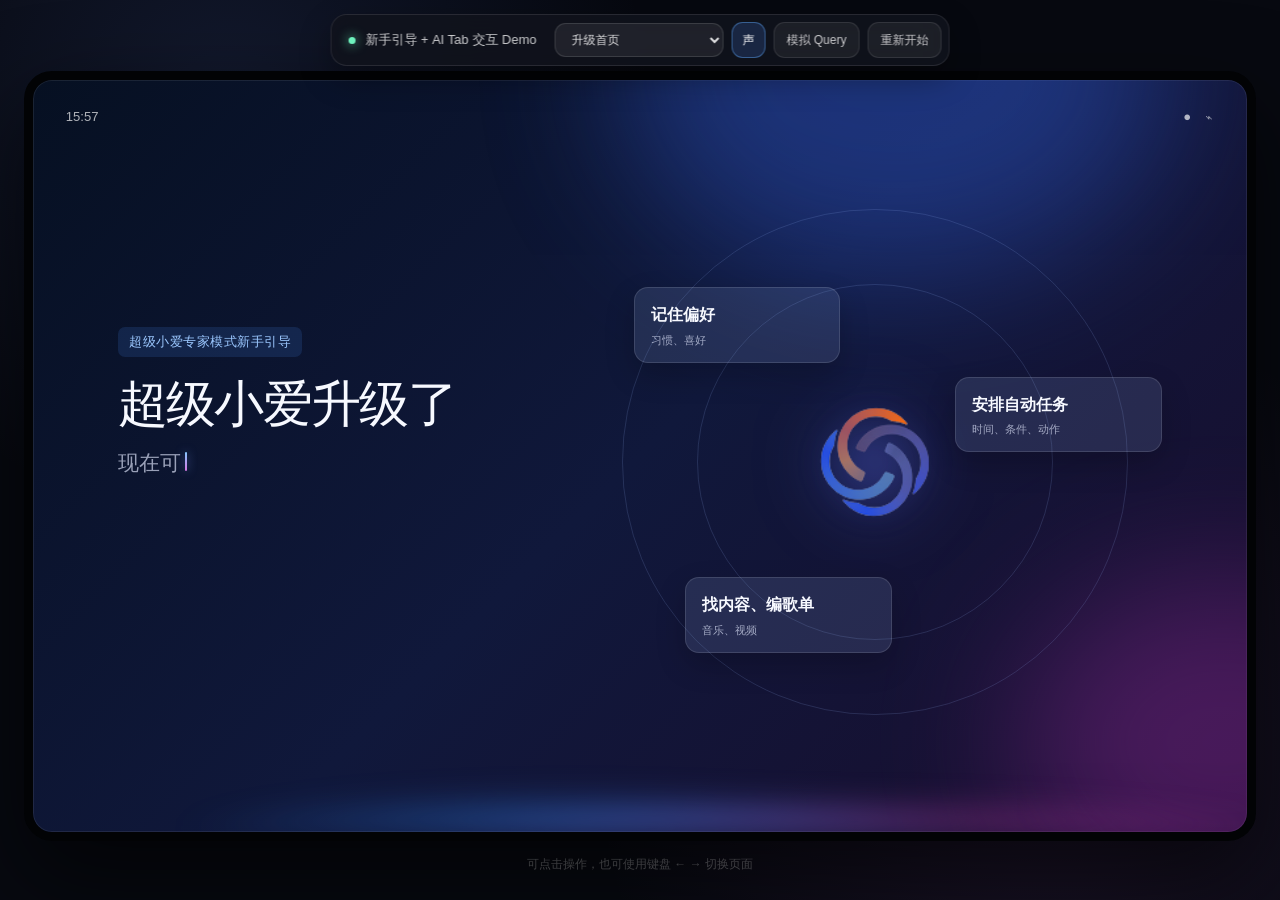
<file: index.html>
<!DOCTYPE html><html lang="zh-CN"><head><meta charSet="utf-8"/><meta name="viewport" content="width=device-width, initial-scale=1"/><link rel="preload" as="image" href="/xiaoai-super-logo-transparent.png"/><link rel="stylesheet" href="/_next/static/css/cca9cf0d537a31da.css" data-precedence="next"/><link rel="preload" as="script" fetchPriority="low" href="/_next/static/chunks/webpack-969020fe58bfab28.js"/><script src="/_next/static/chunks/aeb861af-b11e8b5823088ed3.js" async=""></script><script src="/_next/static/chunks/890-3cbc46e0885bb07c.js" async=""></script><script src="/_next/static/chunks/main-app-de2a3a8e8c1f1e58.js" async=""></script><script src="/_next/static/chunks/app/page-ec125f4d265f0441.js" async=""></script><title>超级小爱 AI Tab 交互 Demo</title><meta name="description" content="有屏音箱新手引导与 AI Tab 首页交互原型"/><script src="/_next/static/chunks/polyfills-42372ed130431b0a.js" noModule=""></script></head><body><div hidden=""><!--$--><!--/$--></div><main class="prototype-page"><div class="review-bar" aria-label="演示控制"><div class="review-title"><span class="live-dot"></span> 新手引导 + AI Tab 交互 Demo</div><select class="review-select" aria-label="快速切换演示页面"><option value="0" selected="">升级首页</option><option value="1">声纹引导</option><option value="2">能力 1 · 记忆</option><option value="3">能力 2 · 自动化</option><option value="4">能力 3 · 内容与歌单</option><option value="ai-tab">AI Tab</option></select><button class="icon-button active" aria-label="关闭 TTS">声</button><button class="review-chip " aria-pressed="false">模拟 Query</button><button class="review-chip">重新开始</button></div><section class="device" aria-label="Xiaomi 智能家庭屏 11 演示画面"><div class="ambient ambient-one"></div><div class="ambient ambient-two"></div><header class="system-bar"><span>15:57</span><span class="system-icons">●　⌁</span></header><section class="intro-screen screen-enter"><div class="intro-copy"><span class="eyebrow">超级小爱专家模式新手引导</span><h1 aria-label="超级小爱升级了"><i class="typewriter-cursor" aria-hidden="true"></i></h1><p aria-label="现在可以用更自然的话告诉我目标，我能记住偏好，也能帮你把事情安排好。"></p><div class="intro-actions"><button class="primary-button intro-action-reveal is-waiting" tabindex="-1" aria-hidden="true">开始引导</button></div></div><div class="intro-visual" aria-hidden="true"><div class="orbit orbit-one"></div><div class="orbit orbit-two"></div><div class="assistant-orb"><img src="/xiaoai-super-logo-transparent.png" alt="超级小爱"/></div><div class="orbit-card card-memory"><b>记住偏好</b><small>习惯、喜好</small></div><div class="orbit-card card-auto"><b>安排自动任务</b><small>时间、条件、动作</small></div><div class="orbit-card card-music"><b>找内容、编歌单</b><small>音乐、视频</small></div></div><button class="skip-link intro-action-reveal is-waiting" tabindex="-1" aria-hidden="true">跳过引导</button></section></section><p class="keyboard-tip">可点击操作，也可使用键盘 ← → 切换页面</p></main><!--$--><!--/$--><script src="/_next/static/chunks/webpack-969020fe58bfab28.js" id="_R_" async=""></script><script>(self.__next_f=self.__next_f||[]).push([0])</script><script>self.__next_f.push([1,"1:\"$Sreact.fragment\"\n2:I[1715,[],\"\"]\n3:I[7407,[],\"\"]\n4:I[7454,[],\"ClientPageRoot\"]\n5:I[2527,[\"974\",\"static/chunks/app/page-ec125f4d265f0441.js\"],\"default\"]\n8:I[9002,[],\"OutletBoundary\"]\n9:\"$Sreact.suspense\"\nb:I[9002,[],\"ViewportBoundary\"]\nd:I[9002,[],\"MetadataBoundary\"]\nf:I[4249,[],\"default\",1]\n:HL[\"/_next/static/css/cca9cf0d537a31da.css\",\"style\"]\n"])</script><script>self.__next_f.push([1,"0:{\"P\":null,\"c\":[\"\",\"\"],\"q\":\"\",\"i\":false,\"f\":[[[\"\",{\"children\":[\"__PAGE__\",{}]},\"$undefined\",\"$undefined\",16],[[\"$\",\"$1\",\"c\",{\"children\":[[[\"$\",\"link\",\"0\",{\"rel\":\"stylesheet\",\"href\":\"/_next/static/css/cca9cf0d537a31da.css\",\"precedence\":\"next\",\"crossOrigin\":\"$undefined\",\"nonce\":\"$undefined\"}]],[\"$\",\"html\",null,{\"lang\":\"zh-CN\",\"children\":[\"$\",\"body\",null,{\"children\":[\"$\",\"$L2\",null,{\"parallelRouterKey\":\"children\",\"error\":\"$undefined\",\"errorStyles\":\"$undefined\",\"errorScripts\":\"$undefined\",\"template\":[\"$\",\"$L3\",null,{}],\"templateStyles\":\"$undefined\",\"templateScripts\":\"$undefined\",\"notFound\":[[[\"$\",\"title\",null,{\"children\":\"404: This page could not be found.\"}],[\"$\",\"div\",null,{\"style\":{\"fontFamily\":\"system-ui,\\\"Segoe UI\\\",Roboto,Helvetica,Arial,sans-serif,\\\"Apple Color Emoji\\\",\\\"Segoe UI Emoji\\\"\",\"height\":\"100vh\",\"textAlign\":\"center\",\"display\":\"flex\",\"flexDirection\":\"column\",\"alignItems\":\"center\",\"justifyContent\":\"center\"},\"children\":[\"$\",\"div\",null,{\"children\":[[\"$\",\"style\",null,{\"dangerouslySetInnerHTML\":{\"__html\":\"body{color:#000;background:#fff;margin:0}.next-error-h1{border-right:1px solid rgba(0,0,0,.3)}@media (prefers-color-scheme:dark){body{color:#fff;background:#000}.next-error-h1{border-right:1px solid rgba(255,255,255,.3)}}\"}}],[\"$\",\"h1\",null,{\"className\":\"next-error-h1\",\"style\":{\"display\":\"inline-block\",\"margin\":\"0 20px 0 0\",\"padding\":\"0 23px 0 0\",\"fontSize\":24,\"fontWeight\":500,\"verticalAlign\":\"top\",\"lineHeight\":\"49px\"},\"children\":404}],[\"$\",\"div\",null,{\"style\":{\"display\":\"inline-block\"},\"children\":[\"$\",\"h2\",null,{\"style\":{\"fontSize\":14,\"fontWeight\":400,\"lineHeight\":\"49px\",\"margin\":0},\"children\":\"This page could not be found.\"}]}]]}]}]],[]],\"forbidden\":\"$undefined\",\"unauthorized\":\"$undefined\"}]}]}]]}],{\"children\":[[\"$\",\"$1\",\"c\",{\"children\":[[\"$\",\"$L4\",null,{\"Component\":\"$5\",\"serverProvidedParams\":{\"searchParams\":{},\"params\":{},\"promises\":[\"$@6\",\"$@7\"]}}],null,[\"$\",\"$L8\",null,{\"children\":[\"$\",\"$9\",null,{\"name\":\"Next.MetadataOutlet\",\"children\":\"$@a\"}]}]]}],{},null,false,null]},null,false,null],[\"$\",\"$1\",\"h\",{\"children\":[null,[\"$\",\"$Lb\",null,{\"children\":\"$Lc\"}],[\"$\",\"div\",null,{\"hidden\":true,\"children\":[\"$\",\"$Ld\",null,{\"children\":[\"$\",\"$9\",null,{\"name\":\"Next.Metadata\",\"children\":\"$Le\"}]}]}],null]}],false]],\"m\":\"$undefined\",\"G\":[\"$f\",[]],\"S\":true,\"h\":null,\"s\":\"$undefined\",\"l\":\"$undefined\",\"p\":\"$undefined\",\"d\":\"$undefined\",\"b\":\"-b1CIF_8kLaifLo79Y0VS\"}\n"])</script><script>self.__next_f.push([1,"6:{}\n7:\"$0:f:0:1:1:children:0:props:children:0:props:serverProvidedParams:params\"\n"])</script><script>self.__next_f.push([1,"c:[[\"$\",\"meta\",\"0\",{\"charSet\":\"utf-8\"}],[\"$\",\"meta\",\"1\",{\"name\":\"viewport\",\"content\":\"width=device-width, initial-scale=1\"}]]\n"])</script><script>self.__next_f.push([1,"a:null\ne:[[\"$\",\"title\",\"0\",{\"children\":\"超级小爱 AI Tab 交互 Demo\"}],[\"$\",\"meta\",\"1\",{\"name\":\"description\",\"content\":\"有屏音箱新手引导与 AI Tab 首页交互原型\"}]]\n"])</script></body></html>
</file>
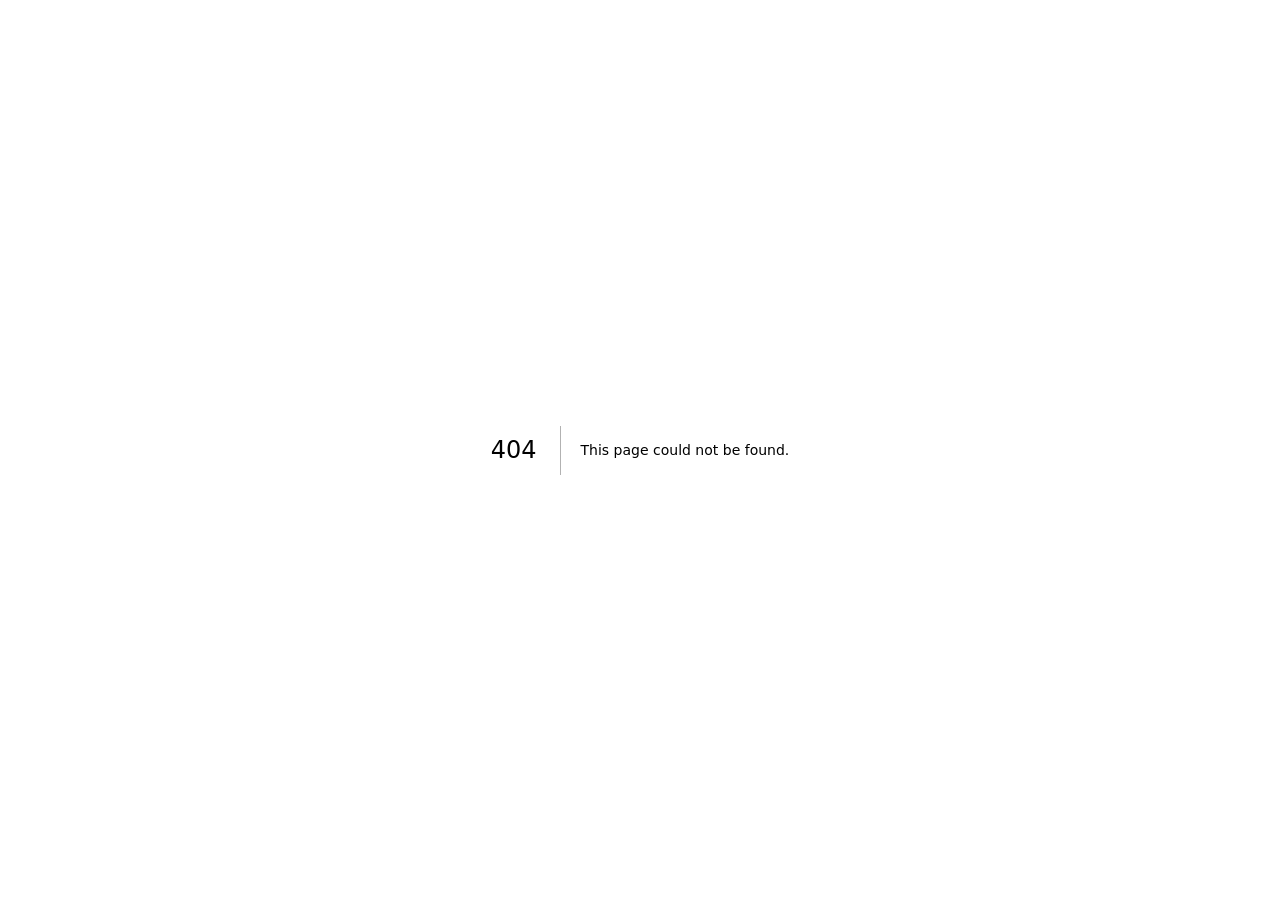
<file: 404/index.html>
<!DOCTYPE html><html lang="zh-CN"><head><meta charSet="utf-8"/><meta name="viewport" content="width=device-width, initial-scale=1"/><link rel="stylesheet" href="/_next/static/css/cca9cf0d537a31da.css" data-precedence="next"/><link rel="preload" as="script" fetchPriority="low" href="/_next/static/chunks/webpack-969020fe58bfab28.js"/><script src="/_next/static/chunks/aeb861af-b11e8b5823088ed3.js" async=""></script><script src="/_next/static/chunks/890-3cbc46e0885bb07c.js" async=""></script><script src="/_next/static/chunks/main-app-de2a3a8e8c1f1e58.js" async=""></script><meta name="robots" content="noindex"/><title>404: This page could not be found.</title><title>超级小爱 AI Tab 交互 Demo</title><meta name="description" content="有屏音箱新手引导与 AI Tab 首页交互原型"/><script src="/_next/static/chunks/polyfills-42372ed130431b0a.js" noModule=""></script></head><body><div hidden=""><!--$--><!--/$--></div><div style="font-family:system-ui,&quot;Segoe UI&quot;,Roboto,Helvetica,Arial,sans-serif,&quot;Apple Color Emoji&quot;,&quot;Segoe UI Emoji&quot;;height:100vh;text-align:center;display:flex;flex-direction:column;align-items:center;justify-content:center"><div><style>body{color:#000;background:#fff;margin:0}.next-error-h1{border-right:1px solid rgba(0,0,0,.3)}@media (prefers-color-scheme:dark){body{color:#fff;background:#000}.next-error-h1{border-right:1px solid rgba(255,255,255,.3)}}</style><h1 class="next-error-h1" style="display:inline-block;margin:0 20px 0 0;padding:0 23px 0 0;font-size:24px;font-weight:500;vertical-align:top;line-height:49px">404</h1><div style="display:inline-block"><h2 style="font-size:14px;font-weight:400;line-height:49px;margin:0">This page could not be found.</h2></div></div></div><!--$--><!--/$--><script src="/_next/static/chunks/webpack-969020fe58bfab28.js" id="_R_" async=""></script><script>(self.__next_f=self.__next_f||[]).push([0])</script><script>self.__next_f.push([1,"1:\"$Sreact.fragment\"\n2:I[1715,[],\"\"]\n3:I[7407,[],\"\"]\n4:I[9002,[],\"OutletBoundary\"]\n5:\"$Sreact.suspense\"\n8:I[9002,[],\"ViewportBoundary\"]\na:I[9002,[],\"MetadataBoundary\"]\nc:I[4249,[],\"default\",1]\n:HL[\"/_next/static/css/cca9cf0d537a31da.css\",\"style\"]\n"])</script><script>self.__next_f.push([1,"0:{\"P\":null,\"c\":[\"\",\"_not-found\",\"\"],\"q\":\"\",\"i\":false,\"f\":[[[\"\",{\"children\":[\"_not-found\",{\"children\":[\"__PAGE__\",{}]}]},\"$undefined\",\"$undefined\",16],[[\"$\",\"$1\",\"c\",{\"children\":[[[\"$\",\"link\",\"0\",{\"rel\":\"stylesheet\",\"href\":\"/_next/static/css/cca9cf0d537a31da.css\",\"precedence\":\"next\",\"crossOrigin\":\"$undefined\",\"nonce\":\"$undefined\"}]],[\"$\",\"html\",null,{\"lang\":\"zh-CN\",\"children\":[\"$\",\"body\",null,{\"children\":[\"$\",\"$L2\",null,{\"parallelRouterKey\":\"children\",\"error\":\"$undefined\",\"errorStyles\":\"$undefined\",\"errorScripts\":\"$undefined\",\"template\":[\"$\",\"$L3\",null,{}],\"templateStyles\":\"$undefined\",\"templateScripts\":\"$undefined\",\"notFound\":\"$undefined\",\"forbidden\":\"$undefined\",\"unauthorized\":\"$undefined\"}]}]}]]}],{\"children\":[[\"$\",\"$1\",\"c\",{\"children\":[null,[\"$\",\"$L2\",null,{\"parallelRouterKey\":\"children\",\"error\":\"$undefined\",\"errorStyles\":\"$undefined\",\"errorScripts\":\"$undefined\",\"template\":[\"$\",\"$L3\",null,{}],\"templateStyles\":\"$undefined\",\"templateScripts\":\"$undefined\",\"notFound\":\"$undefined\",\"forbidden\":\"$undefined\",\"unauthorized\":\"$undefined\"}]]}],{\"children\":[[\"$\",\"$1\",\"c\",{\"children\":[[[\"$\",\"title\",null,{\"children\":\"404: This page could not be found.\"}],[\"$\",\"div\",null,{\"style\":{\"fontFamily\":\"system-ui,\\\"Segoe UI\\\",Roboto,Helvetica,Arial,sans-serif,\\\"Apple Color Emoji\\\",\\\"Segoe UI Emoji\\\"\",\"height\":\"100vh\",\"textAlign\":\"center\",\"display\":\"flex\",\"flexDirection\":\"column\",\"alignItems\":\"center\",\"justifyContent\":\"center\"},\"children\":[\"$\",\"div\",null,{\"children\":[[\"$\",\"style\",null,{\"dangerouslySetInnerHTML\":{\"__html\":\"body{color:#000;background:#fff;margin:0}.next-error-h1{border-right:1px solid rgba(0,0,0,.3)}@media (prefers-color-scheme:dark){body{color:#fff;background:#000}.next-error-h1{border-right:1px solid rgba(255,255,255,.3)}}\"}}],[\"$\",\"h1\",null,{\"className\":\"next-error-h1\",\"style\":{\"display\":\"inline-block\",\"margin\":\"0 20px 0 0\",\"padding\":\"0 23px 0 0\",\"fontSize\":24,\"fontWeight\":500,\"verticalAlign\":\"top\",\"lineHeight\":\"49px\"},\"children\":404}],[\"$\",\"div\",null,{\"style\":{\"display\":\"inline-block\"},\"children\":[\"$\",\"h2\",null,{\"style\":{\"fontSize\":14,\"fontWeight\":400,\"lineHeight\":\"49px\",\"margin\":0},\"children\":\"This page could not be found.\"}]}]]}]}]],null,[\"$\",\"$L4\",null,{\"children\":[\"$\",\"$5\",null,{\"name\":\"Next.MetadataOutlet\",\"children\":\"$@6\"}]}]]}],{},null,false,null]},null,false,\"$@7\"]},null,false,null],[\"$\",\"$1\",\"h\",{\"children\":[[\"$\",\"meta\",null,{\"name\":\"robots\",\"content\":\"noindex\"}],[\"$\",\"$L8\",null,{\"children\":\"$L9\"}],[\"$\",\"div\",null,{\"hidden\":true,\"children\":[\"$\",\"$La\",null,{\"children\":[\"$\",\"$5\",null,{\"name\":\"Next.Metadata\",\"children\":\"$Lb\"}]}]}],null]}],false]],\"m\":\"$undefined\",\"G\":[\"$c\",[]],\"S\":true,\"h\":null,\"s\":\"$undefined\",\"l\":\"$undefined\",\"p\":\"$undefined\",\"d\":\"$undefined\",\"b\":\"-b1CIF_8kLaifLo79Y0VS\"}\n"])</script><script>self.__next_f.push([1,"d:[]\n7:\"$Wd\"\n"])</script><script>self.__next_f.push([1,"9:[[\"$\",\"meta\",\"0\",{\"charSet\":\"utf-8\"}],[\"$\",\"meta\",\"1\",{\"name\":\"viewport\",\"content\":\"width=device-width, initial-scale=1\"}]]\n"])</script><script>self.__next_f.push([1,"6:null\nb:[[\"$\",\"title\",\"0\",{\"children\":\"超级小爱 AI Tab 交互 Demo\"}],[\"$\",\"meta\",\"1\",{\"name\":\"description\",\"content\":\"有屏音箱新手引导与 AI Tab 首页交互原型\"}]]\n"])</script></body></html>
</file>
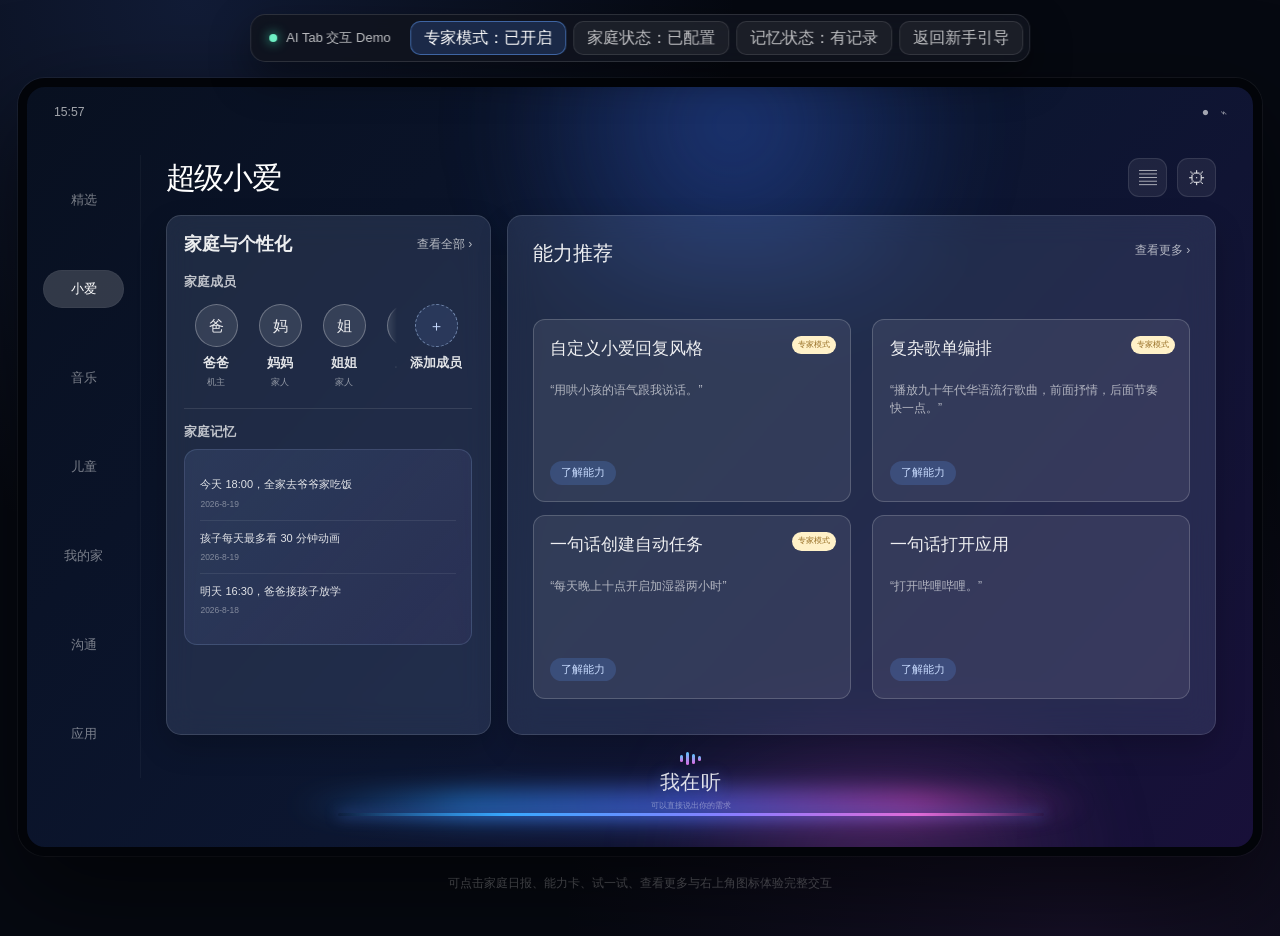
<file: ai-tab/index.html>
<!DOCTYPE html><html lang="zh-CN"><head><meta charSet="utf-8"/><meta name="viewport" content="width=device-width, initial-scale=1"/><link rel="stylesheet" href="/_next/static/css/cca9cf0d537a31da.css" data-precedence="next"/><link rel="preload" as="script" fetchPriority="low" href="/_next/static/chunks/webpack-969020fe58bfab28.js"/><script src="/_next/static/chunks/aeb861af-b11e8b5823088ed3.js" async=""></script><script src="/_next/static/chunks/890-3cbc46e0885bb07c.js" async=""></script><script src="/_next/static/chunks/main-app-de2a3a8e8c1f1e58.js" async=""></script><script src="/_next/static/chunks/823-8d8fc659657c251b.js" async=""></script><script src="/_next/static/chunks/app/ai-tab/page-6777ff4e3e598f37.js" async=""></script><title>超级小爱 AI Tab 交互 Demo</title><meta name="description" content="有屏音箱新手引导与 AI Tab 首页交互原型"/><script src="/_next/static/chunks/polyfills-42372ed130431b0a.js" noModule=""></script></head><body><div hidden=""><!--$--><!--/$--></div><main class="xai-page"><div class="xai-review-bar" aria-label="AI Tab 演示控制"><div class="xai-review-title"><span></span>AI Tab 交互 Demo</div><button class="active">专家模式：<!-- -->已开启</button><button class="">家庭状态：<!-- -->已配置</button><button class="">记忆状态：<!-- -->有记录</button><button>返回新手引导</button></div><section class="xai-device" aria-label="小爱 AI Tab 首页原型"><div class="xai-bg-glow one"></div><div class="xai-bg-glow two"></div><div class="xai-status"><span>15:57</span><span>●　⌁</span></div><aside class="xai-nav" aria-label="系统导航"><button class="">精选</button><button class="active">小爱</button><button class="">音乐</button><button class="">儿童</button><button class="">我的家</button><button class="">沟通</button><button class="">应用</button></aside><section class="xai-stage"><header class="xai-header"><h1>超级小爱</h1><div><button aria-label="进入全屏对话">▤</button><button aria-label="打开设置">⚙</button></div></header><div class="xai-home-grid"><section class="xai-family-stack"><article class="xai-panel xai-family-combined"><header><div><b>家庭与个性化</b></div><button>查看全部 ›</button></header><section class="xai-combined-members"><h3>家庭成员</h3><div class="xai-home-members"><div class="xai-home-member-scroll is-start" aria-label="家人，可横向滑动查看更多"><button><i>爸</i><b>爸爸</b><small>机主</small></button><button><i>妈</i><b>妈妈</b><small>家人</small></button><button><i>姐</i><b>姐姐</b><small>家人</small></button><button><i>弟</i><b>弟弟</b><small>家人</small></button></div><button class="add"><i>＋</i><b>添加成员</b></button></div></section><section class="xai-combined-memory"><header><h3>家庭记忆</h3></header><div class="xai-memory-feed-home" role="button" tabindex="0" aria-label="查看全部家庭共享记忆"><article><b>今天 18:00，全家去爷爷家吃饭</b><small>2026-8-19</small></article><article><b>孩子每天最多看 30 分钟动画</b><small>2026-8-19</small></article><article><b>明天 16:30，爸爸接孩子放学</b><small>2026-8-18</small></article></div></section></article></section><section class="xai-panel xai-abilities-panel"><header><div><h2>能力推荐</h2></div><button>查看更多 ›</button></header><div class="xai-ability-grid"><article class="xai-ability-card" role="button" tabindex="0"><div class="xai-ability-meta"><span>专家模式</span></div><h3>自定义小爱回复风格</h3><p>“<!-- -->用哄小孩的语气跟我说话。<!-- -->”</p><button>了解能力</button></article><article class="xai-ability-card" role="button" tabindex="0"><div class="xai-ability-meta"><span>专家模式</span></div><h3>复杂歌单编排</h3><p>“<!-- -->播放九十年代华语流行歌曲，前面抒情，后面节奏快一点。<!-- -->”</p><button>了解能力</button></article><article class="xai-ability-card" role="button" tabindex="0"><div class="xai-ability-meta"><span>专家模式</span></div><h3>一句话创建自动任务</h3><p>“<!-- -->每天晚上十点开启加湿器两小时<!-- -->”</p><button>了解能力</button></article><article class="xai-ability-card" role="button" tabindex="0"><div class="xai-ability-meta"></div><h3>一句话打开应用</h3><p>“<!-- -->打开哔哩哔哩。<!-- -->”</p><button>了解能力</button></article></div></section></div><div class="xai-listening"><span><i></i><i></i><i></i><i></i></span><b>我在听</b><small>可以直接说出你的需求</small></div></section></section><p class="xai-tip">可点击家庭日报、能力卡、试一试、查看更多与右上角图标体验完整交互</p></main><!--$--><!--/$--><script src="/_next/static/chunks/webpack-969020fe58bfab28.js" id="_R_" async=""></script><script>(self.__next_f=self.__next_f||[]).push([0])</script><script>self.__next_f.push([1,"1:\"$Sreact.fragment\"\n2:I[1715,[],\"\"]\n3:I[7407,[],\"\"]\n4:I[7454,[],\"ClientPageRoot\"]\n5:I[4236,[\"823\",\"static/chunks/823-8d8fc659657c251b.js\",\"875\",\"static/chunks/app/ai-tab/page-6777ff4e3e598f37.js\"],\"default\"]\n8:I[9002,[],\"OutletBoundary\"]\n9:\"$Sreact.suspense\"\nc:I[9002,[],\"ViewportBoundary\"]\ne:I[9002,[],\"MetadataBoundary\"]\n10:I[4249,[],\"default\",1]\n:HL[\"/_next/static/css/cca9cf0d537a31da.css\",\"style\"]\n"])</script><script>self.__next_f.push([1,"0:{\"P\":null,\"c\":[\"\",\"ai-tab\",\"\"],\"q\":\"\",\"i\":false,\"f\":[[[\"\",{\"children\":[\"ai-tab\",{\"children\":[\"__PAGE__\",{}]}]},\"$undefined\",\"$undefined\",16],[[\"$\",\"$1\",\"c\",{\"children\":[[[\"$\",\"link\",\"0\",{\"rel\":\"stylesheet\",\"href\":\"/_next/static/css/cca9cf0d537a31da.css\",\"precedence\":\"next\",\"crossOrigin\":\"$undefined\",\"nonce\":\"$undefined\"}]],[\"$\",\"html\",null,{\"lang\":\"zh-CN\",\"children\":[\"$\",\"body\",null,{\"children\":[\"$\",\"$L2\",null,{\"parallelRouterKey\":\"children\",\"error\":\"$undefined\",\"errorStyles\":\"$undefined\",\"errorScripts\":\"$undefined\",\"template\":[\"$\",\"$L3\",null,{}],\"templateStyles\":\"$undefined\",\"templateScripts\":\"$undefined\",\"notFound\":[[[\"$\",\"title\",null,{\"children\":\"404: This page could not be found.\"}],[\"$\",\"div\",null,{\"style\":{\"fontFamily\":\"system-ui,\\\"Segoe UI\\\",Roboto,Helvetica,Arial,sans-serif,\\\"Apple Color Emoji\\\",\\\"Segoe UI Emoji\\\"\",\"height\":\"100vh\",\"textAlign\":\"center\",\"display\":\"flex\",\"flexDirection\":\"column\",\"alignItems\":\"center\",\"justifyContent\":\"center\"},\"children\":[\"$\",\"div\",null,{\"children\":[[\"$\",\"style\",null,{\"dangerouslySetInnerHTML\":{\"__html\":\"body{color:#000;background:#fff;margin:0}.next-error-h1{border-right:1px solid rgba(0,0,0,.3)}@media (prefers-color-scheme:dark){body{color:#fff;background:#000}.next-error-h1{border-right:1px solid rgba(255,255,255,.3)}}\"}}],[\"$\",\"h1\",null,{\"className\":\"next-error-h1\",\"style\":{\"display\":\"inline-block\",\"margin\":\"0 20px 0 0\",\"padding\":\"0 23px 0 0\",\"fontSize\":24,\"fontWeight\":500,\"verticalAlign\":\"top\",\"lineHeight\":\"49px\"},\"children\":404}],[\"$\",\"div\",null,{\"style\":{\"display\":\"inline-block\"},\"children\":[\"$\",\"h2\",null,{\"style\":{\"fontSize\":14,\"fontWeight\":400,\"lineHeight\":\"49px\",\"margin\":0},\"children\":\"This page could not be found.\"}]}]]}]}]],[]],\"forbidden\":\"$undefined\",\"unauthorized\":\"$undefined\"}]}]}]]}],{\"children\":[[\"$\",\"$1\",\"c\",{\"children\":[null,[\"$\",\"$L2\",null,{\"parallelRouterKey\":\"children\",\"error\":\"$undefined\",\"errorStyles\":\"$undefined\",\"errorScripts\":\"$undefined\",\"template\":[\"$\",\"$L3\",null,{}],\"templateStyles\":\"$undefined\",\"templateScripts\":\"$undefined\",\"notFound\":\"$undefined\",\"forbidden\":\"$undefined\",\"unauthorized\":\"$undefined\"}]]}],{\"children\":[[\"$\",\"$1\",\"c\",{\"children\":[[\"$\",\"$L4\",null,{\"Component\":\"$5\",\"serverProvidedParams\":{\"searchParams\":{},\"params\":{},\"promises\":[\"$@6\",\"$@7\"]}}],null,[\"$\",\"$L8\",null,{\"children\":[\"$\",\"$9\",null,{\"name\":\"Next.MetadataOutlet\",\"children\":\"$@a\"}]}]]}],{},null,false,null]},null,false,\"$@b\"]},null,false,null],[\"$\",\"$1\",\"h\",{\"children\":[null,[\"$\",\"$Lc\",null,{\"children\":\"$Ld\"}],[\"$\",\"div\",null,{\"hidden\":true,\"children\":[\"$\",\"$Le\",null,{\"children\":[\"$\",\"$9\",null,{\"name\":\"Next.Metadata\",\"children\":\"$Lf\"}]}]}],null]}],false]],\"m\":\"$undefined\",\"G\":[\"$10\",[]],\"S\":true,\"h\":null,\"s\":\"$undefined\",\"l\":\"$undefined\",\"p\":\"$undefined\",\"d\":\"$undefined\",\"b\":\"-b1CIF_8kLaifLo79Y0VS\"}\n"])</script><script>self.__next_f.push([1,"11:[]\nb:\"$W11\"\n6:{}\n7:\"$0:f:0:1:1:children:1:children:0:props:children:0:props:serverProvidedParams:params\"\n"])</script><script>self.__next_f.push([1,"d:[[\"$\",\"meta\",\"0\",{\"charSet\":\"utf-8\"}],[\"$\",\"meta\",\"1\",{\"name\":\"viewport\",\"content\":\"width=device-width, initial-scale=1\"}]]\n"])</script><script>self.__next_f.push([1,"a:null\nf:[[\"$\",\"title\",\"0\",{\"children\":\"超级小爱 AI Tab 交互 Demo\"}],[\"$\",\"meta\",\"1\",{\"name\":\"description\",\"content\":\"有屏音箱新手引导与 AI Tab 首页交互原型\"}]]\n"])</script></body></html>
</file>
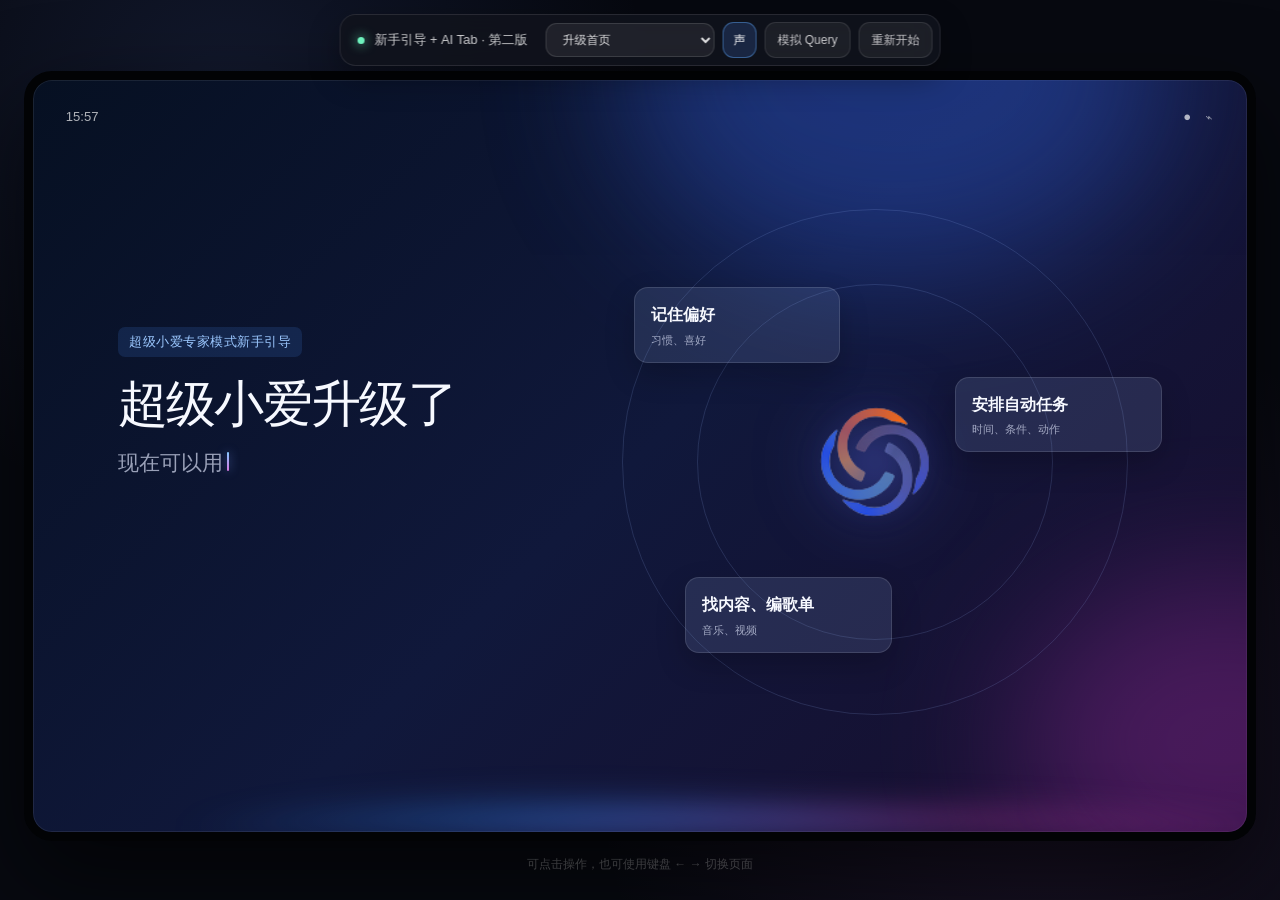
<file: v2/index.html>
<!DOCTYPE html><html lang="zh-CN"><head><meta charSet="utf-8"/><meta name="viewport" content="width=device-width, initial-scale=1"/><link rel="preload" as="image" href="/v2/xiaoai-super-logo-transparent.png"/><link rel="stylesheet" href="/v2/_next/static/css/11327eb7f1ce15a7.css" data-precedence="next"/><link rel="preload" as="script" fetchPriority="low" href="/v2/_next/static/chunks/webpack-67ad089961168e61.js"/><script src="/v2/_next/static/chunks/aeb861af-b11e8b5823088ed3.js" async=""></script><script src="/v2/_next/static/chunks/890-f601e355860a7d0b.js" async=""></script><script src="/v2/_next/static/chunks/main-app-de2a3a8e8c1f1e58.js" async=""></script><script src="/v2/_next/static/chunks/app/page-a4ca042cd2bff71b.js" async=""></script><title>超级小爱 Demo · 第二版</title><meta name="description" content="有屏音箱新手引导与 AI Tab 首页交互原型"/><script src="/v2/_next/static/chunks/polyfills-42372ed130431b0a.js" noModule=""></script></head><body><div hidden=""><!--$--><!--/$--></div><main class="prototype-page"><div class="review-bar" aria-label="演示控制"><div class="review-title"><span class="live-dot"></span> 新手引导 + AI Tab · 第二版</div><select class="review-select" aria-label="快速切换演示页面"><option value="0" selected="">升级首页</option><option value="1">声纹引导</option><option value="2">能力 1 · 记忆</option><option value="3">能力 2 · 自动化</option><option value="4">能力 3 · 内容与歌单</option><option value="ai-tab">AI Tab</option></select><button class="icon-button active" aria-label="关闭 TTS">声</button><button class="review-chip " aria-pressed="false">模拟 Query</button><button class="review-chip">重新开始</button></div><section class="device" aria-label="Xiaomi 智能家庭屏 11 演示画面"><div class="ambient ambient-one"></div><div class="ambient ambient-two"></div><header class="system-bar"><span>15:57</span><span class="system-icons">●　⌁</span></header><section class="intro-screen screen-enter"><div class="intro-copy"><span class="eyebrow">超级小爱专家模式新手引导</span><h1 aria-label="超级小爱升级了"><i class="typewriter-cursor" aria-hidden="true"></i></h1><p aria-label="现在可以用更自然的话告诉我目标，我能记住偏好，也能帮你把事情安排好。"></p><div class="intro-actions"><button class="primary-button intro-action-reveal is-waiting" tabindex="-1" aria-hidden="true">开始引导</button></div></div><div class="intro-visual" aria-hidden="true"><div class="orbit orbit-one"></div><div class="orbit orbit-two"></div><div class="assistant-orb"><img src="/v2/xiaoai-super-logo-transparent.png" alt="超级小爱"/></div><div class="orbit-card card-memory"><b>记住偏好</b><small>习惯、喜好</small></div><div class="orbit-card card-auto"><b>安排自动任务</b><small>时间、条件、动作</small></div><div class="orbit-card card-music"><b>找内容、编歌单</b><small>音乐、视频</small></div></div><button class="skip-link intro-action-reveal is-waiting" tabindex="-1" aria-hidden="true">跳过引导</button></section></section><p class="keyboard-tip">可点击操作，也可使用键盘 ← → 切换页面</p></main><!--$--><!--/$--><script src="/v2/_next/static/chunks/webpack-67ad089961168e61.js" id="_R_" async=""></script><script>(self.__next_f=self.__next_f||[]).push([0])</script><script>self.__next_f.push([1,"1:\"$Sreact.fragment\"\n2:I[1715,[],\"\"]\n3:I[7407,[],\"\"]\n4:I[7454,[],\"ClientPageRoot\"]\n5:I[2527,[\"974\",\"static/chunks/app/page-a4ca042cd2bff71b.js\"],\"default\"]\n8:I[9002,[],\"OutletBoundary\"]\n9:\"$Sreact.suspense\"\nb:I[9002,[],\"ViewportBoundary\"]\nd:I[9002,[],\"MetadataBoundary\"]\nf:I[4249,[],\"default\",1]\n:HL[\"/v2/_next/static/css/11327eb7f1ce15a7.css\",\"style\"]\n"])</script><script>self.__next_f.push([1,"0:{\"P\":null,\"c\":[\"\",\"\"],\"q\":\"\",\"i\":false,\"f\":[[[\"\",{\"children\":[\"__PAGE__\",{}]},\"$undefined\",\"$undefined\",16],[[\"$\",\"$1\",\"c\",{\"children\":[[[\"$\",\"link\",\"0\",{\"rel\":\"stylesheet\",\"href\":\"/v2/_next/static/css/11327eb7f1ce15a7.css\",\"precedence\":\"next\",\"crossOrigin\":\"$undefined\",\"nonce\":\"$undefined\"}]],[\"$\",\"html\",null,{\"lang\":\"zh-CN\",\"children\":[\"$\",\"body\",null,{\"children\":[\"$\",\"$L2\",null,{\"parallelRouterKey\":\"children\",\"error\":\"$undefined\",\"errorStyles\":\"$undefined\",\"errorScripts\":\"$undefined\",\"template\":[\"$\",\"$L3\",null,{}],\"templateStyles\":\"$undefined\",\"templateScripts\":\"$undefined\",\"notFound\":[[[\"$\",\"title\",null,{\"children\":\"404: This page could not be found.\"}],[\"$\",\"div\",null,{\"style\":{\"fontFamily\":\"system-ui,\\\"Segoe UI\\\",Roboto,Helvetica,Arial,sans-serif,\\\"Apple Color Emoji\\\",\\\"Segoe UI Emoji\\\"\",\"height\":\"100vh\",\"textAlign\":\"center\",\"display\":\"flex\",\"flexDirection\":\"column\",\"alignItems\":\"center\",\"justifyContent\":\"center\"},\"children\":[\"$\",\"div\",null,{\"children\":[[\"$\",\"style\",null,{\"dangerouslySetInnerHTML\":{\"__html\":\"body{color:#000;background:#fff;margin:0}.next-error-h1{border-right:1px solid rgba(0,0,0,.3)}@media (prefers-color-scheme:dark){body{color:#fff;background:#000}.next-error-h1{border-right:1px solid rgba(255,255,255,.3)}}\"}}],[\"$\",\"h1\",null,{\"className\":\"next-error-h1\",\"style\":{\"display\":\"inline-block\",\"margin\":\"0 20px 0 0\",\"padding\":\"0 23px 0 0\",\"fontSize\":24,\"fontWeight\":500,\"verticalAlign\":\"top\",\"lineHeight\":\"49px\"},\"children\":404}],[\"$\",\"div\",null,{\"style\":{\"display\":\"inline-block\"},\"children\":[\"$\",\"h2\",null,{\"style\":{\"fontSize\":14,\"fontWeight\":400,\"lineHeight\":\"49px\",\"margin\":0},\"children\":\"This page could not be found.\"}]}]]}]}]],[]],\"forbidden\":\"$undefined\",\"unauthorized\":\"$undefined\"}]}]}]]}],{\"children\":[[\"$\",\"$1\",\"c\",{\"children\":[[\"$\",\"$L4\",null,{\"Component\":\"$5\",\"serverProvidedParams\":{\"searchParams\":{},\"params\":{},\"promises\":[\"$@6\",\"$@7\"]}}],null,[\"$\",\"$L8\",null,{\"children\":[\"$\",\"$9\",null,{\"name\":\"Next.MetadataOutlet\",\"children\":\"$@a\"}]}]]}],{},null,false,null]},null,false,null],[\"$\",\"$1\",\"h\",{\"children\":[null,[\"$\",\"$Lb\",null,{\"children\":\"$Lc\"}],[\"$\",\"div\",null,{\"hidden\":true,\"children\":[\"$\",\"$Ld\",null,{\"children\":[\"$\",\"$9\",null,{\"name\":\"Next.Metadata\",\"children\":\"$Le\"}]}]}],null]}],false]],\"m\":\"$undefined\",\"G\":[\"$f\",[]],\"S\":true,\"h\":null,\"s\":\"$undefined\",\"l\":\"$undefined\",\"p\":\"$undefined\",\"d\":\"$undefined\",\"b\":\"2YLoUWx6_ouudfFLsL917\"}\n"])</script><script>self.__next_f.push([1,"6:{}\n7:\"$0:f:0:1:1:children:0:props:children:0:props:serverProvidedParams:params\"\n"])</script><script>self.__next_f.push([1,"c:[[\"$\",\"meta\",\"0\",{\"charSet\":\"utf-8\"}],[\"$\",\"meta\",\"1\",{\"name\":\"viewport\",\"content\":\"width=device-width, initial-scale=1\"}]]\n"])</script><script>self.__next_f.push([1,"a:null\ne:[[\"$\",\"title\",\"0\",{\"children\":\"超级小爱 Demo · 第二版\"}],[\"$\",\"meta\",\"1\",{\"name\":\"description\",\"content\":\"有屏音箱新手引导与 AI Tab 首页交互原型\"}]]\n"])</script></body></html>
</file>
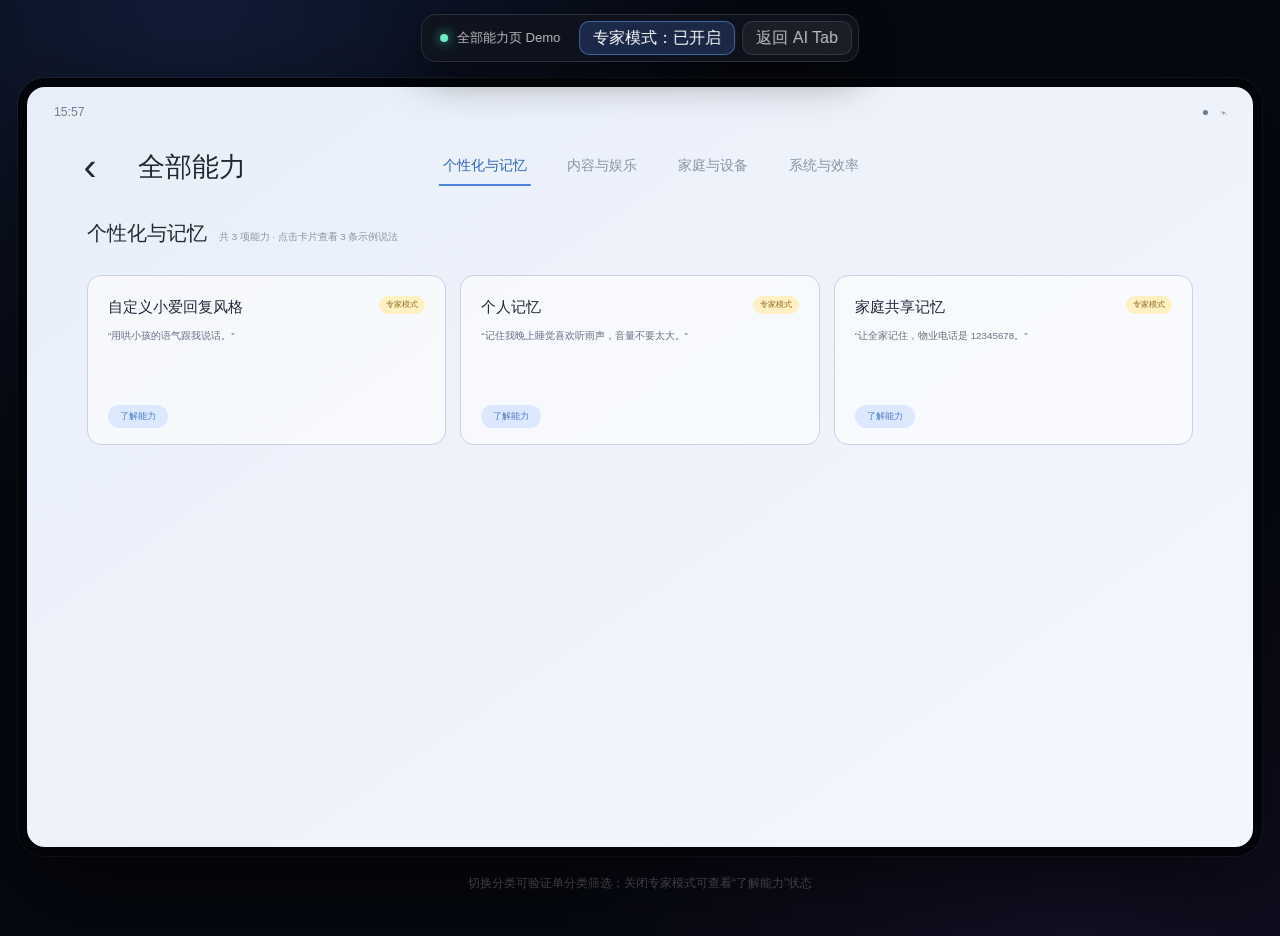
<file: ai-tab/abilities/index.html>
<!DOCTYPE html><html lang="zh-CN"><head><meta charSet="utf-8"/><meta name="viewport" content="width=device-width, initial-scale=1"/><link rel="stylesheet" href="/_next/static/css/cca9cf0d537a31da.css" data-precedence="next"/><link rel="preload" as="script" fetchPriority="low" href="/_next/static/chunks/webpack-969020fe58bfab28.js"/><script src="/_next/static/chunks/aeb861af-b11e8b5823088ed3.js" async=""></script><script src="/_next/static/chunks/890-3cbc46e0885bb07c.js" async=""></script><script src="/_next/static/chunks/main-app-de2a3a8e8c1f1e58.js" async=""></script><script src="/_next/static/chunks/823-8d8fc659657c251b.js" async=""></script><script src="/_next/static/chunks/app/ai-tab/abilities/page-a161a36e3d7aa606.js" async=""></script><title>超级小爱 AI Tab 交互 Demo</title><meta name="description" content="有屏音箱新手引导与 AI Tab 首页交互原型"/><script src="/_next/static/chunks/polyfills-42372ed130431b0a.js" noModule=""></script></head><body><div hidden=""><!--$--><!--/$--></div><main class="xai-page"><div class="xai-review-bar"><div class="xai-review-title"><span></span>全部能力页 Demo</div><button class="active">专家模式：<!-- -->已开启</button><button>返回 AI Tab</button></div><section class="xai-device xai-sub-device"><div class="xai-status"><span>15:57</span><span>●　⌁</span></div><section class="xai-sub-page"><header class="xai-sub-header xai-abilities-header"><button aria-label="返回">‹</button><h1>全部能力</h1><nav aria-label="能力分类"><button class="active">个性化与记忆</button><button class="">内容与娱乐</button><button class="">家庭与设备</button><button class="">系统与效率</button></nav></header><div class="xai-all-content"><div class="xai-all-summary"><span>个性化与记忆</span><small>共 <!-- -->3<!-- --> 项能力 · 点击卡片查看 3 条示例说法</small></div><div class="xai-all-grid"><article class="xai-all-card"><div><span>专家模式</span></div><h2>自定义小爱回复风格</h2><p>“<!-- -->用哄小孩的语气跟我说话。<!-- -->”</p><button>了解能力</button></article><article class="xai-all-card"><div><span>专家模式</span></div><h2>个人记忆</h2><p>“<!-- -->记住我晚上睡觉喜欢听雨声，音量不要太大。<!-- -->”</p><button>了解能力</button></article><article class="xai-all-card"><div><span>专家模式</span></div><h2>家庭共享记忆</h2><p>“<!-- -->让全家记住，物业电话是 12345678。<!-- -->”</p><button>了解能力</button></article></div></div></section></section><p class="xai-tip">切换分类可验证单分类筛选；关闭专家模式可查看“了解能力”状态</p></main><!--$--><!--/$--><script src="/_next/static/chunks/webpack-969020fe58bfab28.js" id="_R_" async=""></script><script>(self.__next_f=self.__next_f||[]).push([0])</script><script>self.__next_f.push([1,"1:\"$Sreact.fragment\"\n2:I[1715,[],\"\"]\n3:I[7407,[],\"\"]\n4:I[7454,[],\"ClientPageRoot\"]\n5:I[2525,[\"823\",\"static/chunks/823-8d8fc659657c251b.js\",\"718\",\"static/chunks/app/ai-tab/abilities/page-a161a36e3d7aa606.js\"],\"default\"]\n8:I[9002,[],\"OutletBoundary\"]\n9:\"$Sreact.suspense\"\nc:I[9002,[],\"ViewportBoundary\"]\ne:I[9002,[],\"MetadataBoundary\"]\n10:I[4249,[],\"default\",1]\n:HL[\"/_next/static/css/cca9cf0d537a31da.css\",\"style\"]\n"])</script><script>self.__next_f.push([1,"0:{\"P\":null,\"c\":[\"\",\"ai-tab\",\"abilities\",\"\"],\"q\":\"\",\"i\":false,\"f\":[[[\"\",{\"children\":[\"ai-tab\",{\"children\":[\"abilities\",{\"children\":[\"__PAGE__\",{}]}]}]},\"$undefined\",\"$undefined\",16],[[\"$\",\"$1\",\"c\",{\"children\":[[[\"$\",\"link\",\"0\",{\"rel\":\"stylesheet\",\"href\":\"/_next/static/css/cca9cf0d537a31da.css\",\"precedence\":\"next\",\"crossOrigin\":\"$undefined\",\"nonce\":\"$undefined\"}]],[\"$\",\"html\",null,{\"lang\":\"zh-CN\",\"children\":[\"$\",\"body\",null,{\"children\":[\"$\",\"$L2\",null,{\"parallelRouterKey\":\"children\",\"error\":\"$undefined\",\"errorStyles\":\"$undefined\",\"errorScripts\":\"$undefined\",\"template\":[\"$\",\"$L3\",null,{}],\"templateStyles\":\"$undefined\",\"templateScripts\":\"$undefined\",\"notFound\":[[[\"$\",\"title\",null,{\"children\":\"404: This page could not be found.\"}],[\"$\",\"div\",null,{\"style\":{\"fontFamily\":\"system-ui,\\\"Segoe UI\\\",Roboto,Helvetica,Arial,sans-serif,\\\"Apple Color Emoji\\\",\\\"Segoe UI Emoji\\\"\",\"height\":\"100vh\",\"textAlign\":\"center\",\"display\":\"flex\",\"flexDirection\":\"column\",\"alignItems\":\"center\",\"justifyContent\":\"center\"},\"children\":[\"$\",\"div\",null,{\"children\":[[\"$\",\"style\",null,{\"dangerouslySetInnerHTML\":{\"__html\":\"body{color:#000;background:#fff;margin:0}.next-error-h1{border-right:1px solid rgba(0,0,0,.3)}@media (prefers-color-scheme:dark){body{color:#fff;background:#000}.next-error-h1{border-right:1px solid rgba(255,255,255,.3)}}\"}}],[\"$\",\"h1\",null,{\"className\":\"next-error-h1\",\"style\":{\"display\":\"inline-block\",\"margin\":\"0 20px 0 0\",\"padding\":\"0 23px 0 0\",\"fontSize\":24,\"fontWeight\":500,\"verticalAlign\":\"top\",\"lineHeight\":\"49px\"},\"children\":404}],[\"$\",\"div\",null,{\"style\":{\"display\":\"inline-block\"},\"children\":[\"$\",\"h2\",null,{\"style\":{\"fontSize\":14,\"fontWeight\":400,\"lineHeight\":\"49px\",\"margin\":0},\"children\":\"This page could not be found.\"}]}]]}]}]],[]],\"forbidden\":\"$undefined\",\"unauthorized\":\"$undefined\"}]}]}]]}],{\"children\":[[\"$\",\"$1\",\"c\",{\"children\":[null,[\"$\",\"$L2\",null,{\"parallelRouterKey\":\"children\",\"error\":\"$undefined\",\"errorStyles\":\"$undefined\",\"errorScripts\":\"$undefined\",\"template\":[\"$\",\"$L3\",null,{}],\"templateStyles\":\"$undefined\",\"templateScripts\":\"$undefined\",\"notFound\":\"$undefined\",\"forbidden\":\"$undefined\",\"unauthorized\":\"$undefined\"}]]}],{\"children\":[[\"$\",\"$1\",\"c\",{\"children\":[null,[\"$\",\"$L2\",null,{\"parallelRouterKey\":\"children\",\"error\":\"$undefined\",\"errorStyles\":\"$undefined\",\"errorScripts\":\"$undefined\",\"template\":[\"$\",\"$L3\",null,{}],\"templateStyles\":\"$undefined\",\"templateScripts\":\"$undefined\",\"notFound\":\"$undefined\",\"forbidden\":\"$undefined\",\"unauthorized\":\"$undefined\"}]]}],{\"children\":[[\"$\",\"$1\",\"c\",{\"children\":[[\"$\",\"$L4\",null,{\"Component\":\"$5\",\"serverProvidedParams\":{\"searchParams\":{},\"params\":{},\"promises\":[\"$@6\",\"$@7\"]}}],null,[\"$\",\"$L8\",null,{\"children\":[\"$\",\"$9\",null,{\"name\":\"Next.MetadataOutlet\",\"children\":\"$@a\"}]}]]}],{},null,false,null]},null,false,\"$@b\"]},null,false,\"$@b\"]},null,false,null],[\"$\",\"$1\",\"h\",{\"children\":[null,[\"$\",\"$Lc\",null,{\"children\":\"$Ld\"}],[\"$\",\"div\",null,{\"hidden\":true,\"children\":[\"$\",\"$Le\",null,{\"children\":[\"$\",\"$9\",null,{\"name\":\"Next.Metadata\",\"children\":\"$Lf\"}]}]}],null]}],false]],\"m\":\"$undefined\",\"G\":[\"$10\",[]],\"S\":true,\"h\":null,\"s\":\"$undefined\",\"l\":\"$undefined\",\"p\":\"$undefined\",\"d\":\"$undefined\",\"b\":\"-b1CIF_8kLaifLo79Y0VS\"}\n"])</script><script>self.__next_f.push([1,"11:[]\nb:\"$W11\"\n6:{}\n7:\"$0:f:0:1:1:children:1:children:1:children:0:props:children:0:props:serverProvidedParams:params\"\n"])</script><script>self.__next_f.push([1,"d:[[\"$\",\"meta\",\"0\",{\"charSet\":\"utf-8\"}],[\"$\",\"meta\",\"1\",{\"name\":\"viewport\",\"content\":\"width=device-width, initial-scale=1\"}]]\n"])</script><script>self.__next_f.push([1,"a:null\nf:[[\"$\",\"title\",\"0\",{\"children\":\"超级小爱 AI Tab 交互 Demo\"}],[\"$\",\"meta\",\"1\",{\"name\":\"description\",\"content\":\"有屏音箱新手引导与 AI Tab 首页交互原型\"}]]\n"])</script></body></html>
</file>
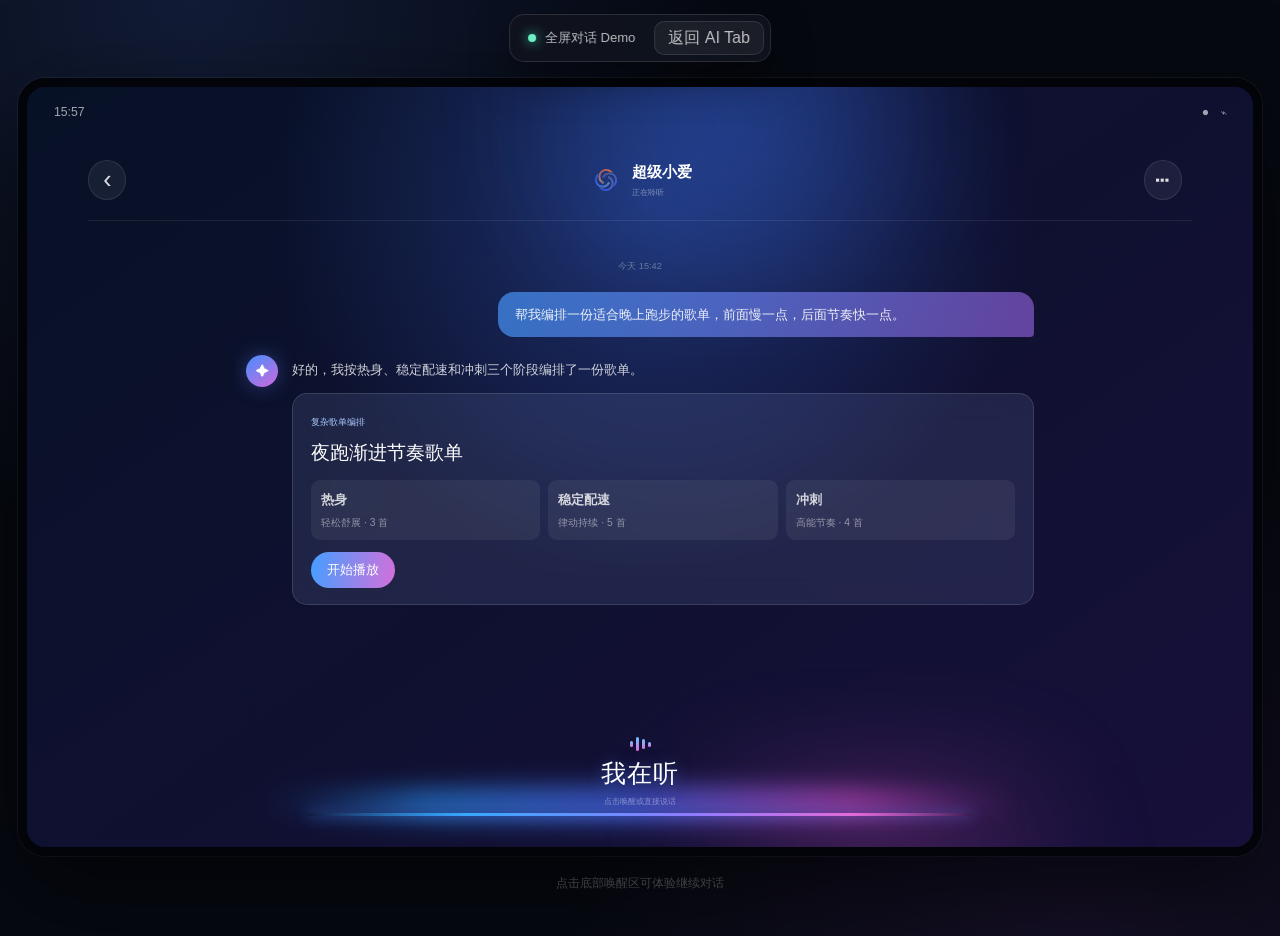
<file: ai-tab/conversation/index.html>
<!DOCTYPE html><html lang="zh-CN"><head><meta charSet="utf-8"/><meta name="viewport" content="width=device-width, initial-scale=1"/><link rel="preload" as="image" href="/xiaoai-super-logo-transparent.png"/><link rel="stylesheet" href="/_next/static/css/cca9cf0d537a31da.css" data-precedence="next"/><link rel="preload" as="script" fetchPriority="low" href="/_next/static/chunks/webpack-969020fe58bfab28.js"/><script src="/_next/static/chunks/aeb861af-b11e8b5823088ed3.js" async=""></script><script src="/_next/static/chunks/890-3cbc46e0885bb07c.js" async=""></script><script src="/_next/static/chunks/main-app-de2a3a8e8c1f1e58.js" async=""></script><script src="/_next/static/chunks/app/ai-tab/conversation/page-3d16ca7f2460077b.js" async=""></script><title>超级小爱 AI Tab 交互 Demo</title><meta name="description" content="有屏音箱新手引导与 AI Tab 首页交互原型"/><script src="/_next/static/chunks/polyfills-42372ed130431b0a.js" noModule=""></script></head><body><div hidden=""><!--$--><!--/$--></div><main class="xai-page"><div class="xai-review-bar" aria-label="全屏对话演示控制"><div class="xai-review-title"><span></span>全屏对话 Demo</div><button>返回 AI Tab</button></div><section class="xai-device xai-conversation-device" aria-label="超级小爱全屏对话页原型"><div class="xai-bg-glow one"></div><div class="xai-bg-glow two"></div><div class="xai-status"><span>15:57</span><span>●　⌁</span></div><section class="xai-full-conversation"><header><button aria-label="返回 AI Tab">‹</button><div><img src="/xiaoai-super-logo-transparent.png" alt=""/><span><b>超级小爱</b><small>正在聆听</small></span></div><button aria-label="更多操作">⋯</button></header><div class="xai-chat-stream" aria-live="polite"><div class="xai-chat-time">今天 15:42</div><div class="xai-chat-bubble user">帮我编排一份适合晚上跑步的歌单，前面慢一点，后面节奏快一点。</div><div class="xai-chat-bubble assistant"><span class="xai-chat-orb">✦</span><div><p>好的，我按热身、稳定配速和冲刺三个阶段编排了一份歌单。</p><section><small>复杂歌单编排</small><h2>夜跑渐进节奏歌单</h2><ul><li><b>热身</b><span>轻松舒展 · 3 首</span></li><li><b>稳定配速</b><span>律动持续 · 5 首</span></li><li><b>冲刺</b><span>高能节奏 · 4 首</span></li></ul><button>开始播放</button></section></div></div></div><button class="xai-wake-zone " aria-label="唤醒小爱并继续对话"><span class="xai-wake-wave"><i></i><i></i><i></i><i></i></span><b>我在听</b><small>点击唤醒或直接说话</small></button></section></section><p class="xai-tip">点击底部唤醒区可体验继续对话</p></main><!--$--><!--/$--><script src="/_next/static/chunks/webpack-969020fe58bfab28.js" id="_R_" async=""></script><script>(self.__next_f=self.__next_f||[]).push([0])</script><script>self.__next_f.push([1,"1:\"$Sreact.fragment\"\n2:I[1715,[],\"\"]\n3:I[7407,[],\"\"]\n4:I[7454,[],\"ClientPageRoot\"]\n5:I[3162,[\"243\",\"static/chunks/app/ai-tab/conversation/page-3d16ca7f2460077b.js\"],\"default\"]\n8:I[9002,[],\"OutletBoundary\"]\n9:\"$Sreact.suspense\"\nc:I[9002,[],\"ViewportBoundary\"]\ne:I[9002,[],\"MetadataBoundary\"]\n10:I[4249,[],\"default\",1]\n:HL[\"/_next/static/css/cca9cf0d537a31da.css\",\"style\"]\n"])</script><script>self.__next_f.push([1,"0:{\"P\":null,\"c\":[\"\",\"ai-tab\",\"conversation\",\"\"],\"q\":\"\",\"i\":false,\"f\":[[[\"\",{\"children\":[\"ai-tab\",{\"children\":[\"conversation\",{\"children\":[\"__PAGE__\",{}]}]}]},\"$undefined\",\"$undefined\",16],[[\"$\",\"$1\",\"c\",{\"children\":[[[\"$\",\"link\",\"0\",{\"rel\":\"stylesheet\",\"href\":\"/_next/static/css/cca9cf0d537a31da.css\",\"precedence\":\"next\",\"crossOrigin\":\"$undefined\",\"nonce\":\"$undefined\"}]],[\"$\",\"html\",null,{\"lang\":\"zh-CN\",\"children\":[\"$\",\"body\",null,{\"children\":[\"$\",\"$L2\",null,{\"parallelRouterKey\":\"children\",\"error\":\"$undefined\",\"errorStyles\":\"$undefined\",\"errorScripts\":\"$undefined\",\"template\":[\"$\",\"$L3\",null,{}],\"templateStyles\":\"$undefined\",\"templateScripts\":\"$undefined\",\"notFound\":[[[\"$\",\"title\",null,{\"children\":\"404: This page could not be found.\"}],[\"$\",\"div\",null,{\"style\":{\"fontFamily\":\"system-ui,\\\"Segoe UI\\\",Roboto,Helvetica,Arial,sans-serif,\\\"Apple Color Emoji\\\",\\\"Segoe UI Emoji\\\"\",\"height\":\"100vh\",\"textAlign\":\"center\",\"display\":\"flex\",\"flexDirection\":\"column\",\"alignItems\":\"center\",\"justifyContent\":\"center\"},\"children\":[\"$\",\"div\",null,{\"children\":[[\"$\",\"style\",null,{\"dangerouslySetInnerHTML\":{\"__html\":\"body{color:#000;background:#fff;margin:0}.next-error-h1{border-right:1px solid rgba(0,0,0,.3)}@media (prefers-color-scheme:dark){body{color:#fff;background:#000}.next-error-h1{border-right:1px solid rgba(255,255,255,.3)}}\"}}],[\"$\",\"h1\",null,{\"className\":\"next-error-h1\",\"style\":{\"display\":\"inline-block\",\"margin\":\"0 20px 0 0\",\"padding\":\"0 23px 0 0\",\"fontSize\":24,\"fontWeight\":500,\"verticalAlign\":\"top\",\"lineHeight\":\"49px\"},\"children\":404}],[\"$\",\"div\",null,{\"style\":{\"display\":\"inline-block\"},\"children\":[\"$\",\"h2\",null,{\"style\":{\"fontSize\":14,\"fontWeight\":400,\"lineHeight\":\"49px\",\"margin\":0},\"children\":\"This page could not be found.\"}]}]]}]}]],[]],\"forbidden\":\"$undefined\",\"unauthorized\":\"$undefined\"}]}]}]]}],{\"children\":[[\"$\",\"$1\",\"c\",{\"children\":[null,[\"$\",\"$L2\",null,{\"parallelRouterKey\":\"children\",\"error\":\"$undefined\",\"errorStyles\":\"$undefined\",\"errorScripts\":\"$undefined\",\"template\":[\"$\",\"$L3\",null,{}],\"templateStyles\":\"$undefined\",\"templateScripts\":\"$undefined\",\"notFound\":\"$undefined\",\"forbidden\":\"$undefined\",\"unauthorized\":\"$undefined\"}]]}],{\"children\":[[\"$\",\"$1\",\"c\",{\"children\":[null,[\"$\",\"$L2\",null,{\"parallelRouterKey\":\"children\",\"error\":\"$undefined\",\"errorStyles\":\"$undefined\",\"errorScripts\":\"$undefined\",\"template\":[\"$\",\"$L3\",null,{}],\"templateStyles\":\"$undefined\",\"templateScripts\":\"$undefined\",\"notFound\":\"$undefined\",\"forbidden\":\"$undefined\",\"unauthorized\":\"$undefined\"}]]}],{\"children\":[[\"$\",\"$1\",\"c\",{\"children\":[[\"$\",\"$L4\",null,{\"Component\":\"$5\",\"serverProvidedParams\":{\"searchParams\":{},\"params\":{},\"promises\":[\"$@6\",\"$@7\"]}}],null,[\"$\",\"$L8\",null,{\"children\":[\"$\",\"$9\",null,{\"name\":\"Next.MetadataOutlet\",\"children\":\"$@a\"}]}]]}],{},null,false,null]},null,false,\"$@b\"]},null,false,\"$@b\"]},null,false,null],[\"$\",\"$1\",\"h\",{\"children\":[null,[\"$\",\"$Lc\",null,{\"children\":\"$Ld\"}],[\"$\",\"div\",null,{\"hidden\":true,\"children\":[\"$\",\"$Le\",null,{\"children\":[\"$\",\"$9\",null,{\"name\":\"Next.Metadata\",\"children\":\"$Lf\"}]}]}],null]}],false]],\"m\":\"$undefined\",\"G\":[\"$10\",[]],\"S\":true,\"h\":null,\"s\":\"$undefined\",\"l\":\"$undefined\",\"p\":\"$undefined\",\"d\":\"$undefined\",\"b\":\"-b1CIF_8kLaifLo79Y0VS\"}\n"])</script><script>self.__next_f.push([1,"11:[]\nb:\"$W11\"\n6:{}\n7:\"$0:f:0:1:1:children:1:children:1:children:0:props:children:0:props:serverProvidedParams:params\"\n"])</script><script>self.__next_f.push([1,"d:[[\"$\",\"meta\",\"0\",{\"charSet\":\"utf-8\"}],[\"$\",\"meta\",\"1\",{\"name\":\"viewport\",\"content\":\"width=device-width, initial-scale=1\"}]]\n"])</script><script>self.__next_f.push([1,"a:null\nf:[[\"$\",\"title\",\"0\",{\"children\":\"超级小爱 AI Tab 交互 Demo\"}],[\"$\",\"meta\",\"1\",{\"name\":\"description\",\"content\":\"有屏音箱新手引导与 AI Tab 首页交互原型\"}]]\n"])</script></body></html>
</file>
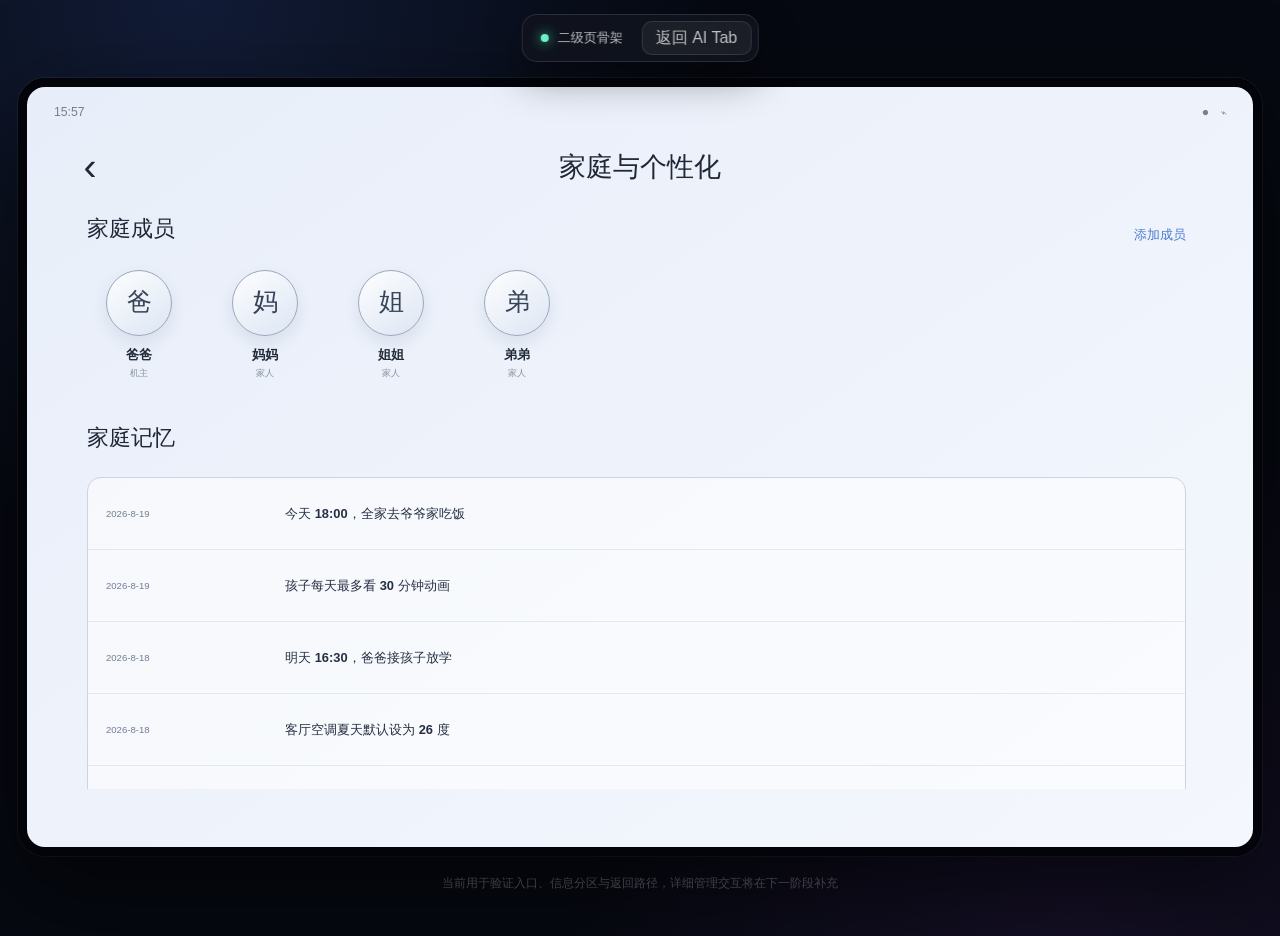
<file: ai-tab/family/index.html>
<!DOCTYPE html><html lang="zh-CN"><head><meta charSet="utf-8"/><meta name="viewport" content="width=device-width, initial-scale=1"/><link rel="stylesheet" href="/_next/static/css/cca9cf0d537a31da.css" data-precedence="next"/><link rel="preload" as="script" fetchPriority="low" href="/_next/static/chunks/webpack-969020fe58bfab28.js"/><script src="/_next/static/chunks/aeb861af-b11e8b5823088ed3.js" async=""></script><script src="/_next/static/chunks/890-3cbc46e0885bb07c.js" async=""></script><script src="/_next/static/chunks/main-app-de2a3a8e8c1f1e58.js" async=""></script><script src="/_next/static/chunks/app/ai-tab/family/page-a2d98d36cc4b8c38.js" async=""></script><title>超级小爱 AI Tab 交互 Demo</title><meta name="description" content="有屏音箱新手引导与 AI Tab 首页交互原型"/><script src="/_next/static/chunks/polyfills-42372ed130431b0a.js" noModule=""></script></head><body><div hidden=""><!--$--><!--/$--></div><main class="xai-page"><div class="xai-review-bar" aria-label="家庭与个性化演示控制"><div class="xai-review-title"><span></span>二级页骨架</div><button>返回 AI Tab</button></div><section class="xai-device xai-sub-device"><div class="xai-status"><span>15:57</span><span>●　⌁</span></div><section class="xai-sub-page"><header class="xai-sub-header"><button aria-label="返回">‹</button><h1>家庭与个性化</h1><span></span></header><div class="xai-family-page-content"><section><div class="xai-section-title"><div><h2>家庭成员</h2></div><button>添加成员</button></div><div class="xai-member-list"><button class="xai-member-unit"><i class="xai-member-avatar">爸</i><b>爸爸</b><small>机主</small></button><button class="xai-member-unit"><i class="xai-member-avatar">妈</i><b>妈妈</b><small>家人</small></button><button class="xai-member-unit"><i class="xai-member-avatar">姐</i><b>姐姐</b><small>家人</small></button><button class="xai-member-unit"><i class="xai-member-avatar">弟</i><b>弟弟</b><small>家人</small></button></div></section><section><div class="xai-section-title"><div><h2>家庭记忆</h2></div></div><div class="xai-memory-timeline"><article><time>2026-8-19</time><div><h3>今天 18:00，全家去爷爷家吃饭</h3></div></article><article><time>2026-8-19</time><div><h3>孩子每天最多看 30 分钟动画</h3></div></article><article><time>2026-8-18</time><div><h3>明天 16:30，爸爸接孩子放学</h3></div></article><article><time>2026-8-18</time><div><h3>客厅空调夏天默认设为 26 度</h3></div></article><article><time>2026-8-17</time><div><h3>周六 10:00，采购水果和牛奶</h3></div></article><article><time>2026-8-15</time><div><h3>物业电话：12345678</h3></div></article><article><time>2026-8-12</time><div><h3>周日 12:00，全家一起吃午饭</h3></div></article></div></section></div></section></section><p class="xai-tip">当前用于验证入口、信息分区与返回路径，详细管理交互将在下一阶段补充</p></main><!--$--><!--/$--><script src="/_next/static/chunks/webpack-969020fe58bfab28.js" id="_R_" async=""></script><script>(self.__next_f=self.__next_f||[]).push([0])</script><script>self.__next_f.push([1,"1:\"$Sreact.fragment\"\n2:I[1715,[],\"\"]\n3:I[7407,[],\"\"]\n4:I[7454,[],\"ClientPageRoot\"]\n5:I[9721,[\"192\",\"static/chunks/app/ai-tab/family/page-a2d98d36cc4b8c38.js\"],\"default\"]\n8:I[9002,[],\"OutletBoundary\"]\n9:\"$Sreact.suspense\"\nc:I[9002,[],\"ViewportBoundary\"]\ne:I[9002,[],\"MetadataBoundary\"]\n10:I[4249,[],\"default\",1]\n:HL[\"/_next/static/css/cca9cf0d537a31da.css\",\"style\"]\n"])</script><script>self.__next_f.push([1,"0:{\"P\":null,\"c\":[\"\",\"ai-tab\",\"family\",\"\"],\"q\":\"\",\"i\":false,\"f\":[[[\"\",{\"children\":[\"ai-tab\",{\"children\":[\"family\",{\"children\":[\"__PAGE__\",{}]}]}]},\"$undefined\",\"$undefined\",16],[[\"$\",\"$1\",\"c\",{\"children\":[[[\"$\",\"link\",\"0\",{\"rel\":\"stylesheet\",\"href\":\"/_next/static/css/cca9cf0d537a31da.css\",\"precedence\":\"next\",\"crossOrigin\":\"$undefined\",\"nonce\":\"$undefined\"}]],[\"$\",\"html\",null,{\"lang\":\"zh-CN\",\"children\":[\"$\",\"body\",null,{\"children\":[\"$\",\"$L2\",null,{\"parallelRouterKey\":\"children\",\"error\":\"$undefined\",\"errorStyles\":\"$undefined\",\"errorScripts\":\"$undefined\",\"template\":[\"$\",\"$L3\",null,{}],\"templateStyles\":\"$undefined\",\"templateScripts\":\"$undefined\",\"notFound\":[[[\"$\",\"title\",null,{\"children\":\"404: This page could not be found.\"}],[\"$\",\"div\",null,{\"style\":{\"fontFamily\":\"system-ui,\\\"Segoe UI\\\",Roboto,Helvetica,Arial,sans-serif,\\\"Apple Color Emoji\\\",\\\"Segoe UI Emoji\\\"\",\"height\":\"100vh\",\"textAlign\":\"center\",\"display\":\"flex\",\"flexDirection\":\"column\",\"alignItems\":\"center\",\"justifyContent\":\"center\"},\"children\":[\"$\",\"div\",null,{\"children\":[[\"$\",\"style\",null,{\"dangerouslySetInnerHTML\":{\"__html\":\"body{color:#000;background:#fff;margin:0}.next-error-h1{border-right:1px solid rgba(0,0,0,.3)}@media (prefers-color-scheme:dark){body{color:#fff;background:#000}.next-error-h1{border-right:1px solid rgba(255,255,255,.3)}}\"}}],[\"$\",\"h1\",null,{\"className\":\"next-error-h1\",\"style\":{\"display\":\"inline-block\",\"margin\":\"0 20px 0 0\",\"padding\":\"0 23px 0 0\",\"fontSize\":24,\"fontWeight\":500,\"verticalAlign\":\"top\",\"lineHeight\":\"49px\"},\"children\":404}],[\"$\",\"div\",null,{\"style\":{\"display\":\"inline-block\"},\"children\":[\"$\",\"h2\",null,{\"style\":{\"fontSize\":14,\"fontWeight\":400,\"lineHeight\":\"49px\",\"margin\":0},\"children\":\"This page could not be found.\"}]}]]}]}]],[]],\"forbidden\":\"$undefined\",\"unauthorized\":\"$undefined\"}]}]}]]}],{\"children\":[[\"$\",\"$1\",\"c\",{\"children\":[null,[\"$\",\"$L2\",null,{\"parallelRouterKey\":\"children\",\"error\":\"$undefined\",\"errorStyles\":\"$undefined\",\"errorScripts\":\"$undefined\",\"template\":[\"$\",\"$L3\",null,{}],\"templateStyles\":\"$undefined\",\"templateScripts\":\"$undefined\",\"notFound\":\"$undefined\",\"forbidden\":\"$undefined\",\"unauthorized\":\"$undefined\"}]]}],{\"children\":[[\"$\",\"$1\",\"c\",{\"children\":[null,[\"$\",\"$L2\",null,{\"parallelRouterKey\":\"children\",\"error\":\"$undefined\",\"errorStyles\":\"$undefined\",\"errorScripts\":\"$undefined\",\"template\":[\"$\",\"$L3\",null,{}],\"templateStyles\":\"$undefined\",\"templateScripts\":\"$undefined\",\"notFound\":\"$undefined\",\"forbidden\":\"$undefined\",\"unauthorized\":\"$undefined\"}]]}],{\"children\":[[\"$\",\"$1\",\"c\",{\"children\":[[\"$\",\"$L4\",null,{\"Component\":\"$5\",\"serverProvidedParams\":{\"searchParams\":{},\"params\":{},\"promises\":[\"$@6\",\"$@7\"]}}],null,[\"$\",\"$L8\",null,{\"children\":[\"$\",\"$9\",null,{\"name\":\"Next.MetadataOutlet\",\"children\":\"$@a\"}]}]]}],{},null,false,null]},null,false,\"$@b\"]},null,false,\"$@b\"]},null,false,null],[\"$\",\"$1\",\"h\",{\"children\":[null,[\"$\",\"$Lc\",null,{\"children\":\"$Ld\"}],[\"$\",\"div\",null,{\"hidden\":true,\"children\":[\"$\",\"$Le\",null,{\"children\":[\"$\",\"$9\",null,{\"name\":\"Next.Metadata\",\"children\":\"$Lf\"}]}]}],null]}],false]],\"m\":\"$undefined\",\"G\":[\"$10\",[]],\"S\":true,\"h\":null,\"s\":\"$undefined\",\"l\":\"$undefined\",\"p\":\"$undefined\",\"d\":\"$undefined\",\"b\":\"-b1CIF_8kLaifLo79Y0VS\"}\n"])</script><script>self.__next_f.push([1,"11:[]\nb:\"$W11\"\n6:{}\n7:\"$0:f:0:1:1:children:1:children:1:children:0:props:children:0:props:serverProvidedParams:params\"\n"])</script><script>self.__next_f.push([1,"d:[[\"$\",\"meta\",\"0\",{\"charSet\":\"utf-8\"}],[\"$\",\"meta\",\"1\",{\"name\":\"viewport\",\"content\":\"width=device-width, initial-scale=1\"}]]\n"])</script><script>self.__next_f.push([1,"a:null\nf:[[\"$\",\"title\",\"0\",{\"children\":\"超级小爱 AI Tab 交互 Demo\"}],[\"$\",\"meta\",\"1\",{\"name\":\"description\",\"content\":\"有屏音箱新手引导与 AI Tab 首页交互原型\"}]]\n"])</script></body></html>
</file>
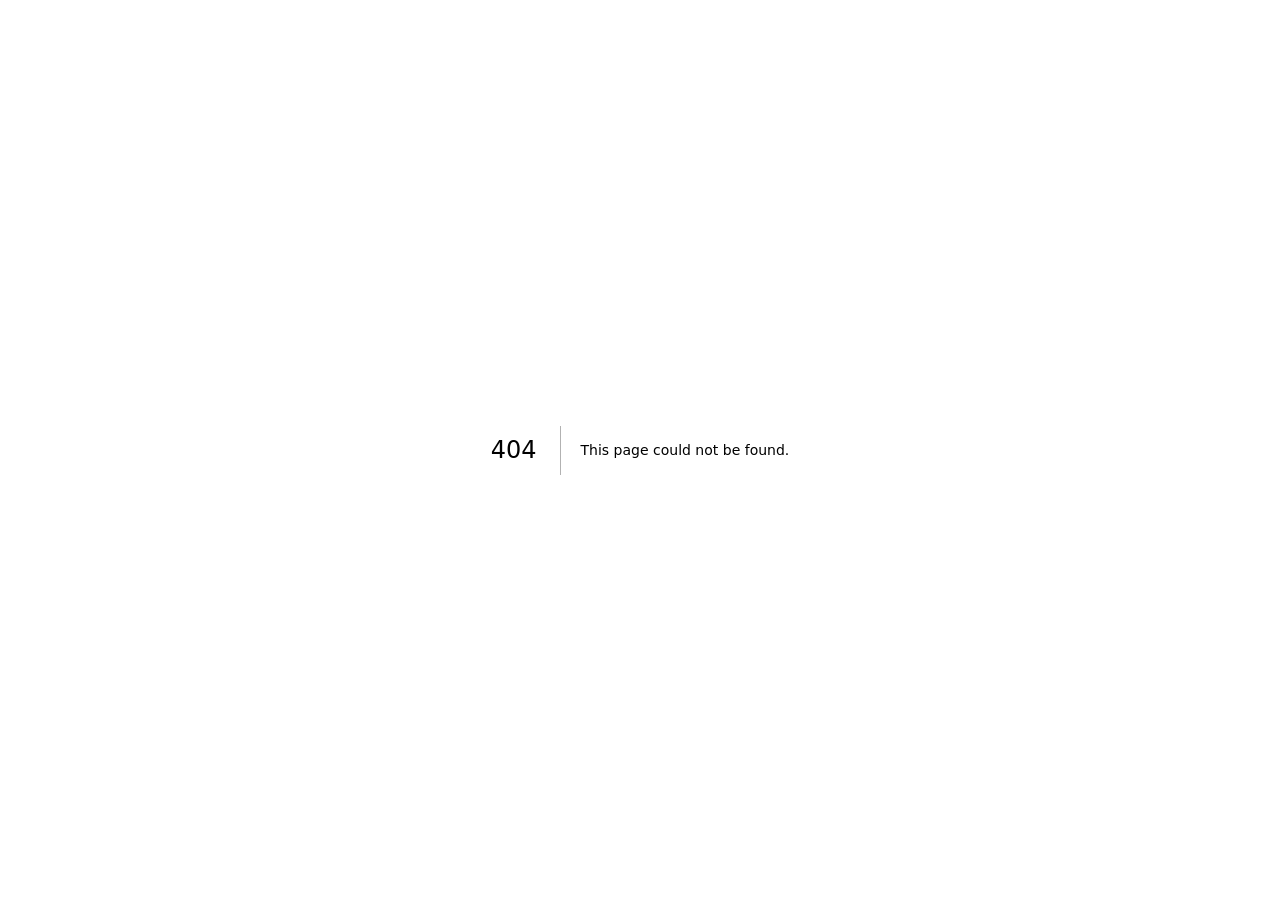
<file: v2/404/index.html>
<!DOCTYPE html><html lang="zh-CN"><head><meta charSet="utf-8"/><meta name="viewport" content="width=device-width, initial-scale=1"/><link rel="stylesheet" href="/v2/_next/static/css/11327eb7f1ce15a7.css" data-precedence="next"/><link rel="preload" as="script" fetchPriority="low" href="/v2/_next/static/chunks/webpack-67ad089961168e61.js"/><script src="/v2/_next/static/chunks/aeb861af-b11e8b5823088ed3.js" async=""></script><script src="/v2/_next/static/chunks/890-f601e355860a7d0b.js" async=""></script><script src="/v2/_next/static/chunks/main-app-de2a3a8e8c1f1e58.js" async=""></script><meta name="robots" content="noindex"/><title>404: This page could not be found.</title><title>超级小爱 Demo · 第二版</title><meta name="description" content="有屏音箱新手引导与 AI Tab 首页交互原型"/><script src="/v2/_next/static/chunks/polyfills-42372ed130431b0a.js" noModule=""></script></head><body><div hidden=""><!--$--><!--/$--></div><div style="font-family:system-ui,&quot;Segoe UI&quot;,Roboto,Helvetica,Arial,sans-serif,&quot;Apple Color Emoji&quot;,&quot;Segoe UI Emoji&quot;;height:100vh;text-align:center;display:flex;flex-direction:column;align-items:center;justify-content:center"><div><style>body{color:#000;background:#fff;margin:0}.next-error-h1{border-right:1px solid rgba(0,0,0,.3)}@media (prefers-color-scheme:dark){body{color:#fff;background:#000}.next-error-h1{border-right:1px solid rgba(255,255,255,.3)}}</style><h1 class="next-error-h1" style="display:inline-block;margin:0 20px 0 0;padding:0 23px 0 0;font-size:24px;font-weight:500;vertical-align:top;line-height:49px">404</h1><div style="display:inline-block"><h2 style="font-size:14px;font-weight:400;line-height:49px;margin:0">This page could not be found.</h2></div></div></div><!--$--><!--/$--><script src="/v2/_next/static/chunks/webpack-67ad089961168e61.js" id="_R_" async=""></script><script>(self.__next_f=self.__next_f||[]).push([0])</script><script>self.__next_f.push([1,"1:\"$Sreact.fragment\"\n2:I[1715,[],\"\"]\n3:I[7407,[],\"\"]\n4:I[9002,[],\"OutletBoundary\"]\n5:\"$Sreact.suspense\"\n8:I[9002,[],\"ViewportBoundary\"]\na:I[9002,[],\"MetadataBoundary\"]\nc:I[4249,[],\"default\",1]\n:HL[\"/v2/_next/static/css/11327eb7f1ce15a7.css\",\"style\"]\n"])</script><script>self.__next_f.push([1,"0:{\"P\":null,\"c\":[\"\",\"_not-found\",\"\"],\"q\":\"\",\"i\":false,\"f\":[[[\"\",{\"children\":[\"_not-found\",{\"children\":[\"__PAGE__\",{}]}]},\"$undefined\",\"$undefined\",16],[[\"$\",\"$1\",\"c\",{\"children\":[[[\"$\",\"link\",\"0\",{\"rel\":\"stylesheet\",\"href\":\"/v2/_next/static/css/11327eb7f1ce15a7.css\",\"precedence\":\"next\",\"crossOrigin\":\"$undefined\",\"nonce\":\"$undefined\"}]],[\"$\",\"html\",null,{\"lang\":\"zh-CN\",\"children\":[\"$\",\"body\",null,{\"children\":[\"$\",\"$L2\",null,{\"parallelRouterKey\":\"children\",\"error\":\"$undefined\",\"errorStyles\":\"$undefined\",\"errorScripts\":\"$undefined\",\"template\":[\"$\",\"$L3\",null,{}],\"templateStyles\":\"$undefined\",\"templateScripts\":\"$undefined\",\"notFound\":\"$undefined\",\"forbidden\":\"$undefined\",\"unauthorized\":\"$undefined\"}]}]}]]}],{\"children\":[[\"$\",\"$1\",\"c\",{\"children\":[null,[\"$\",\"$L2\",null,{\"parallelRouterKey\":\"children\",\"error\":\"$undefined\",\"errorStyles\":\"$undefined\",\"errorScripts\":\"$undefined\",\"template\":[\"$\",\"$L3\",null,{}],\"templateStyles\":\"$undefined\",\"templateScripts\":\"$undefined\",\"notFound\":\"$undefined\",\"forbidden\":\"$undefined\",\"unauthorized\":\"$undefined\"}]]}],{\"children\":[[\"$\",\"$1\",\"c\",{\"children\":[[[\"$\",\"title\",null,{\"children\":\"404: This page could not be found.\"}],[\"$\",\"div\",null,{\"style\":{\"fontFamily\":\"system-ui,\\\"Segoe UI\\\",Roboto,Helvetica,Arial,sans-serif,\\\"Apple Color Emoji\\\",\\\"Segoe UI Emoji\\\"\",\"height\":\"100vh\",\"textAlign\":\"center\",\"display\":\"flex\",\"flexDirection\":\"column\",\"alignItems\":\"center\",\"justifyContent\":\"center\"},\"children\":[\"$\",\"div\",null,{\"children\":[[\"$\",\"style\",null,{\"dangerouslySetInnerHTML\":{\"__html\":\"body{color:#000;background:#fff;margin:0}.next-error-h1{border-right:1px solid rgba(0,0,0,.3)}@media (prefers-color-scheme:dark){body{color:#fff;background:#000}.next-error-h1{border-right:1px solid rgba(255,255,255,.3)}}\"}}],[\"$\",\"h1\",null,{\"className\":\"next-error-h1\",\"style\":{\"display\":\"inline-block\",\"margin\":\"0 20px 0 0\",\"padding\":\"0 23px 0 0\",\"fontSize\":24,\"fontWeight\":500,\"verticalAlign\":\"top\",\"lineHeight\":\"49px\"},\"children\":404}],[\"$\",\"div\",null,{\"style\":{\"display\":\"inline-block\"},\"children\":[\"$\",\"h2\",null,{\"style\":{\"fontSize\":14,\"fontWeight\":400,\"lineHeight\":\"49px\",\"margin\":0},\"children\":\"This page could not be found.\"}]}]]}]}]],null,[\"$\",\"$L4\",null,{\"children\":[\"$\",\"$5\",null,{\"name\":\"Next.MetadataOutlet\",\"children\":\"$@6\"}]}]]}],{},null,false,null]},null,false,\"$@7\"]},null,false,null],[\"$\",\"$1\",\"h\",{\"children\":[[\"$\",\"meta\",null,{\"name\":\"robots\",\"content\":\"noindex\"}],[\"$\",\"$L8\",null,{\"children\":\"$L9\"}],[\"$\",\"div\",null,{\"hidden\":true,\"children\":[\"$\",\"$La\",null,{\"children\":[\"$\",\"$5\",null,{\"name\":\"Next.Metadata\",\"children\":\"$Lb\"}]}]}],null]}],false]],\"m\":\"$undefined\",\"G\":[\"$c\",[]],\"S\":true,\"h\":null,\"s\":\"$undefined\",\"l\":\"$undefined\",\"p\":\"$undefined\",\"d\":\"$undefined\",\"b\":\"2YLoUWx6_ouudfFLsL917\"}\n"])</script><script>self.__next_f.push([1,"d:[]\n7:\"$Wd\"\n"])</script><script>self.__next_f.push([1,"9:[[\"$\",\"meta\",\"0\",{\"charSet\":\"utf-8\"}],[\"$\",\"meta\",\"1\",{\"name\":\"viewport\",\"content\":\"width=device-width, initial-scale=1\"}]]\n"])</script><script>self.__next_f.push([1,"6:null\nb:[[\"$\",\"title\",\"0\",{\"children\":\"超级小爱 Demo · 第二版\"}],[\"$\",\"meta\",\"1\",{\"name\":\"description\",\"content\":\"有屏音箱新手引导与 AI Tab 首页交互原型\"}]]\n"])</script></body></html>
</file>
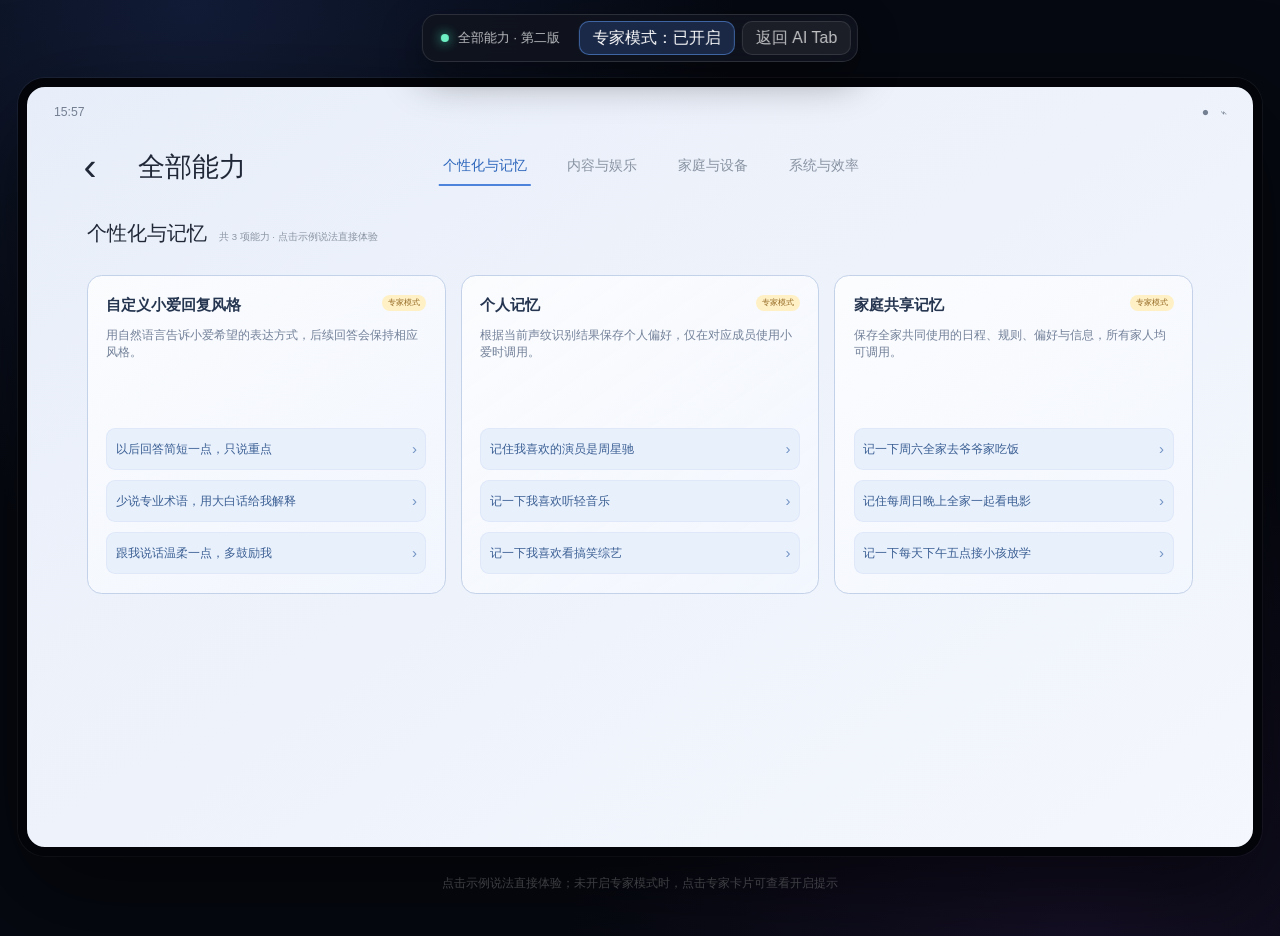
<file: v2/ai-tab/abilities/index.html>
<!DOCTYPE html><html lang="zh-CN"><head><meta charSet="utf-8"/><meta name="viewport" content="width=device-width, initial-scale=1"/><link rel="stylesheet" href="/v2/_next/static/css/11327eb7f1ce15a7.css" data-precedence="next"/><link rel="preload" as="script" fetchPriority="low" href="/v2/_next/static/chunks/webpack-67ad089961168e61.js"/><script src="/v2/_next/static/chunks/aeb861af-b11e8b5823088ed3.js" async=""></script><script src="/v2/_next/static/chunks/890-f601e355860a7d0b.js" async=""></script><script src="/v2/_next/static/chunks/main-app-de2a3a8e8c1f1e58.js" async=""></script><script src="/v2/_next/static/chunks/628-943d6007b55ed70b.js" async=""></script><script src="/v2/_next/static/chunks/804-708b3ae07614f6da.js" async=""></script><script src="/v2/_next/static/chunks/app/ai-tab/abilities/page-6b40dc5979e15cdd.js" async=""></script><title>超级小爱 Demo · 第二版</title><meta name="description" content="有屏音箱新手引导与 AI Tab 首页交互原型"/><script src="/v2/_next/static/chunks/polyfills-42372ed130431b0a.js" noModule=""></script></head><body><div hidden=""><!--$--><!--/$--></div><main class="xai-page"><div class="xai-review-bar"><div class="xai-review-title"><span></span>全部能力 · 第二版</div><button class="active">专家模式：<!-- -->已开启</button><button>返回 AI Tab</button></div><section class="xai-device xai-sub-device"><div class="xai-status"><span>15:57</span><span>●　⌁</span></div><section class="xai-sub-page"><header class="xai-sub-header xai-abilities-header"><button aria-label="返回">‹</button><h1>全部能力</h1><nav aria-label="能力分类"><button class="active">个性化与记忆</button><button class="">内容与娱乐</button><button class="">家庭与设备</button><button class="">系统与效率</button></nav></header><div class="xai-all-content"><div class="xai-all-summary"><span>个性化与记忆</span><small>共 <!-- -->3<!-- --> 项能力 · 点击示例说法直接体验</small></div><div class="xai-all-grid"><article class="xai-direct-card xai-direct-card--catalog" data-ability-id="reply-style" aria-labelledby="catalog-reply-style-title"><header class="xai-direct-card-header"><h2 id="catalog-reply-style-title">自定义小爱回复风格</h2><span class="xai-direct-tier">专家模式</span></header><p class="xai-direct-description">用自然语言告诉小爱希望的表达方式，后续回答会保持相应风格。</p><ol class="xai-direct-queries" aria-label="自定义小爱回复风格 示例说法"><li><button type="button" class="xai-direct-query" aria-haspopup="dialog"><span>以后回答简短一点，只说重点</span><i aria-hidden="true">›</i></button></li><li><button type="button" class="xai-direct-query" aria-haspopup="dialog"><span>少说专业术语，用大白话给我解释</span><i aria-hidden="true">›</i></button></li><li><button type="button" class="xai-direct-query" aria-haspopup="dialog"><span>跟我说话温柔一点，多鼓励我</span><i aria-hidden="true">›</i></button></li></ol></article><article class="xai-direct-card xai-direct-card--catalog" data-ability-id="personal-memory" aria-labelledby="catalog-personal-memory-title"><header class="xai-direct-card-header"><h2 id="catalog-personal-memory-title">个人记忆</h2><span class="xai-direct-tier">专家模式</span></header><p class="xai-direct-description">根据当前声纹识别结果保存个人偏好，仅在对应成员使用小爱时调用。</p><ol class="xai-direct-queries" aria-label="个人记忆 示例说法"><li><button type="button" class="xai-direct-query" aria-haspopup="dialog"><span>记住我喜欢的演员是周星驰</span><i aria-hidden="true">›</i></button></li><li><button type="button" class="xai-direct-query" aria-haspopup="dialog"><span>记一下我喜欢听轻音乐</span><i aria-hidden="true">›</i></button></li><li><button type="button" class="xai-direct-query" aria-haspopup="dialog"><span>记一下我喜欢看搞笑综艺</span><i aria-hidden="true">›</i></button></li></ol></article><article class="xai-direct-card xai-direct-card--catalog" data-ability-id="family-shared-memory" aria-labelledby="catalog-family-shared-memory-title"><header class="xai-direct-card-header"><h2 id="catalog-family-shared-memory-title">家庭共享记忆</h2><span class="xai-direct-tier">专家模式</span></header><p class="xai-direct-description">保存全家共同使用的日程、规则、偏好与信息，所有家人均可调用。</p><ol class="xai-direct-queries" aria-label="家庭共享记忆 示例说法"><li><button type="button" class="xai-direct-query" aria-haspopup="dialog"><span>记一下周六全家去爷爷家吃饭</span><i aria-hidden="true">›</i></button></li><li><button type="button" class="xai-direct-query" aria-haspopup="dialog"><span>记住每周日晚上全家一起看电影</span><i aria-hidden="true">›</i></button></li><li><button type="button" class="xai-direct-query" aria-haspopup="dialog"><span>记一下每天下午五点接小孩放学</span><i aria-hidden="true">›</i></button></li></ol></article></div></div></section></section><p class="xai-tip">点击示例说法直接体验；未开启专家模式时，点击专家卡片可查看开启提示</p></main><!--$--><!--/$--><script src="/v2/_next/static/chunks/webpack-67ad089961168e61.js" id="_R_" async=""></script><script>(self.__next_f=self.__next_f||[]).push([0])</script><script>self.__next_f.push([1,"1:\"$Sreact.fragment\"\n2:I[1715,[],\"\"]\n3:I[7407,[],\"\"]\n4:I[7454,[],\"ClientPageRoot\"]\n5:I[2525,[\"628\",\"static/chunks/628-943d6007b55ed70b.js\",\"804\",\"static/chunks/804-708b3ae07614f6da.js\",\"718\",\"static/chunks/app/ai-tab/abilities/page-6b40dc5979e15cdd.js\"],\"default\"]\n8:I[9002,[],\"OutletBoundary\"]\n9:\"$Sreact.suspense\"\nc:I[9002,[],\"ViewportBoundary\"]\ne:I[9002,[],\"MetadataBoundary\"]\n10:I[4249,[],\"default\",1]\n:HL[\"/v2/_next/static/css/11327eb7f1ce15a7.css\",\"style\"]\n"])</script><script>self.__next_f.push([1,"0:{\"P\":null,\"c\":[\"\",\"ai-tab\",\"abilities\",\"\"],\"q\":\"\",\"i\":false,\"f\":[[[\"\",{\"children\":[\"ai-tab\",{\"children\":[\"abilities\",{\"children\":[\"__PAGE__\",{}]}]}]},\"$undefined\",\"$undefined\",16],[[\"$\",\"$1\",\"c\",{\"children\":[[[\"$\",\"link\",\"0\",{\"rel\":\"stylesheet\",\"href\":\"/v2/_next/static/css/11327eb7f1ce15a7.css\",\"precedence\":\"next\",\"crossOrigin\":\"$undefined\",\"nonce\":\"$undefined\"}]],[\"$\",\"html\",null,{\"lang\":\"zh-CN\",\"children\":[\"$\",\"body\",null,{\"children\":[\"$\",\"$L2\",null,{\"parallelRouterKey\":\"children\",\"error\":\"$undefined\",\"errorStyles\":\"$undefined\",\"errorScripts\":\"$undefined\",\"template\":[\"$\",\"$L3\",null,{}],\"templateStyles\":\"$undefined\",\"templateScripts\":\"$undefined\",\"notFound\":[[[\"$\",\"title\",null,{\"children\":\"404: This page could not be found.\"}],[\"$\",\"div\",null,{\"style\":{\"fontFamily\":\"system-ui,\\\"Segoe UI\\\",Roboto,Helvetica,Arial,sans-serif,\\\"Apple Color Emoji\\\",\\\"Segoe UI Emoji\\\"\",\"height\":\"100vh\",\"textAlign\":\"center\",\"display\":\"flex\",\"flexDirection\":\"column\",\"alignItems\":\"center\",\"justifyContent\":\"center\"},\"children\":[\"$\",\"div\",null,{\"children\":[[\"$\",\"style\",null,{\"dangerouslySetInnerHTML\":{\"__html\":\"body{color:#000;background:#fff;margin:0}.next-error-h1{border-right:1px solid rgba(0,0,0,.3)}@media (prefers-color-scheme:dark){body{color:#fff;background:#000}.next-error-h1{border-right:1px solid rgba(255,255,255,.3)}}\"}}],[\"$\",\"h1\",null,{\"className\":\"next-error-h1\",\"style\":{\"display\":\"inline-block\",\"margin\":\"0 20px 0 0\",\"padding\":\"0 23px 0 0\",\"fontSize\":24,\"fontWeight\":500,\"verticalAlign\":\"top\",\"lineHeight\":\"49px\"},\"children\":404}],[\"$\",\"div\",null,{\"style\":{\"display\":\"inline-block\"},\"children\":[\"$\",\"h2\",null,{\"style\":{\"fontSize\":14,\"fontWeight\":400,\"lineHeight\":\"49px\",\"margin\":0},\"children\":\"This page could not be found.\"}]}]]}]}]],[]],\"forbidden\":\"$undefined\",\"unauthorized\":\"$undefined\"}]}]}]]}],{\"children\":[[\"$\",\"$1\",\"c\",{\"children\":[null,[\"$\",\"$L2\",null,{\"parallelRouterKey\":\"children\",\"error\":\"$undefined\",\"errorStyles\":\"$undefined\",\"errorScripts\":\"$undefined\",\"template\":[\"$\",\"$L3\",null,{}],\"templateStyles\":\"$undefined\",\"templateScripts\":\"$undefined\",\"notFound\":\"$undefined\",\"forbidden\":\"$undefined\",\"unauthorized\":\"$undefined\"}]]}],{\"children\":[[\"$\",\"$1\",\"c\",{\"children\":[null,[\"$\",\"$L2\",null,{\"parallelRouterKey\":\"children\",\"error\":\"$undefined\",\"errorStyles\":\"$undefined\",\"errorScripts\":\"$undefined\",\"template\":[\"$\",\"$L3\",null,{}],\"templateStyles\":\"$undefined\",\"templateScripts\":\"$undefined\",\"notFound\":\"$undefined\",\"forbidden\":\"$undefined\",\"unauthorized\":\"$undefined\"}]]}],{\"children\":[[\"$\",\"$1\",\"c\",{\"children\":[[\"$\",\"$L4\",null,{\"Component\":\"$5\",\"serverProvidedParams\":{\"searchParams\":{},\"params\":{},\"promises\":[\"$@6\",\"$@7\"]}}],null,[\"$\",\"$L8\",null,{\"children\":[\"$\",\"$9\",null,{\"name\":\"Next.MetadataOutlet\",\"children\":\"$@a\"}]}]]}],{},null,false,null]},null,false,\"$@b\"]},null,false,\"$@b\"]},null,false,null],[\"$\",\"$1\",\"h\",{\"children\":[null,[\"$\",\"$Lc\",null,{\"children\":\"$Ld\"}],[\"$\",\"div\",null,{\"hidden\":true,\"children\":[\"$\",\"$Le\",null,{\"children\":[\"$\",\"$9\",null,{\"name\":\"Next.Metadata\",\"children\":\"$Lf\"}]}]}],null]}],false]],\"m\":\"$undefined\",\"G\":[\"$10\",[]],\"S\":true,\"h\":null,\"s\":\"$undefined\",\"l\":\"$undefined\",\"p\":\"$undefined\",\"d\":\"$undefined\",\"b\":\"2YLoUWx6_ouudfFLsL917\"}\n"])</script><script>self.__next_f.push([1,"11:[]\nb:\"$W11\"\n6:{}\n7:\"$0:f:0:1:1:children:1:children:1:children:0:props:children:0:props:serverProvidedParams:params\"\n"])</script><script>self.__next_f.push([1,"d:[[\"$\",\"meta\",\"0\",{\"charSet\":\"utf-8\"}],[\"$\",\"meta\",\"1\",{\"name\":\"viewport\",\"content\":\"width=device-width, initial-scale=1\"}]]\n"])</script><script>self.__next_f.push([1,"a:null\nf:[[\"$\",\"title\",\"0\",{\"children\":\"超级小爱 Demo · 第二版\"}],[\"$\",\"meta\",\"1\",{\"name\":\"description\",\"content\":\"有屏音箱新手引导与 AI Tab 首页交互原型\"}]]\n"])</script></body></html>
</file>
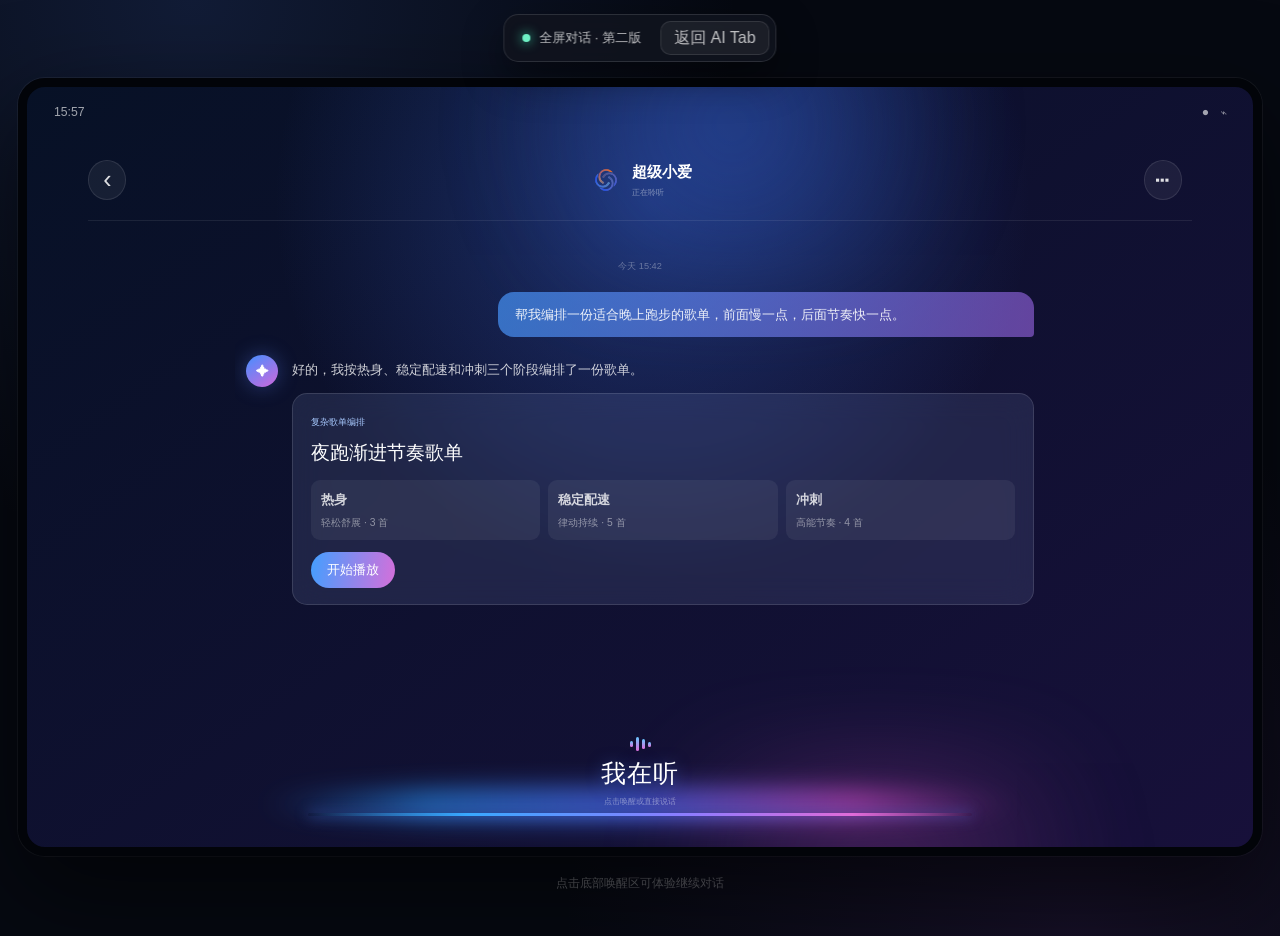
<file: v2/ai-tab/conversation/index.html>
<!DOCTYPE html><html lang="zh-CN"><head><meta charSet="utf-8"/><meta name="viewport" content="width=device-width, initial-scale=1"/><link rel="preload" as="image" href="/v2/xiaoai-super-logo-transparent.png"/><link rel="stylesheet" href="/v2/_next/static/css/11327eb7f1ce15a7.css" data-precedence="next"/><link rel="preload" as="script" fetchPriority="low" href="/v2/_next/static/chunks/webpack-67ad089961168e61.js"/><script src="/v2/_next/static/chunks/aeb861af-b11e8b5823088ed3.js" async=""></script><script src="/v2/_next/static/chunks/890-f601e355860a7d0b.js" async=""></script><script src="/v2/_next/static/chunks/main-app-de2a3a8e8c1f1e58.js" async=""></script><script src="/v2/_next/static/chunks/app/ai-tab/conversation/page-8eb0be1d7e654b85.js" async=""></script><title>超级小爱 Demo · 第二版</title><meta name="description" content="有屏音箱新手引导与 AI Tab 首页交互原型"/><script src="/v2/_next/static/chunks/polyfills-42372ed130431b0a.js" noModule=""></script></head><body><div hidden=""><!--$--><!--/$--></div><main class="xai-page"><div class="xai-review-bar" aria-label="全屏对话演示控制"><div class="xai-review-title"><span></span>全屏对话 · 第二版</div><button>返回 AI Tab</button></div><section class="xai-device xai-conversation-device" aria-label="超级小爱全屏对话页原型"><div class="xai-bg-glow one"></div><div class="xai-bg-glow two"></div><div class="xai-status"><span>15:57</span><span>●　⌁</span></div><section class="xai-full-conversation"><header><button aria-label="返回 AI Tab">‹</button><div><img src="/v2/xiaoai-super-logo-transparent.png" alt=""/><span><b>超级小爱</b><small>正在聆听</small></span></div><button aria-label="更多操作">⋯</button></header><div class="xai-chat-stream" aria-live="polite"><div class="xai-chat-time">今天 15:42</div><div class="xai-chat-bubble user">帮我编排一份适合晚上跑步的歌单，前面慢一点，后面节奏快一点。</div><div class="xai-chat-bubble assistant"><span class="xai-chat-orb">✦</span><div><p>好的，我按热身、稳定配速和冲刺三个阶段编排了一份歌单。</p><section><small>复杂歌单编排</small><h2>夜跑渐进节奏歌单</h2><ul><li><b>热身</b><span>轻松舒展 · 3 首</span></li><li><b>稳定配速</b><span>律动持续 · 5 首</span></li><li><b>冲刺</b><span>高能节奏 · 4 首</span></li></ul><button>开始播放</button></section></div></div></div><button class="xai-wake-zone " aria-label="唤醒小爱并继续对话"><span class="xai-wake-wave"><i></i><i></i><i></i><i></i></span><b>我在听</b><small>点击唤醒或直接说话</small></button></section></section><p class="xai-tip">点击底部唤醒区可体验继续对话</p></main><!--$--><!--/$--><script src="/v2/_next/static/chunks/webpack-67ad089961168e61.js" id="_R_" async=""></script><script>(self.__next_f=self.__next_f||[]).push([0])</script><script>self.__next_f.push([1,"1:\"$Sreact.fragment\"\n2:I[1715,[],\"\"]\n3:I[7407,[],\"\"]\n4:I[7454,[],\"ClientPageRoot\"]\n5:I[3162,[\"243\",\"static/chunks/app/ai-tab/conversation/page-8eb0be1d7e654b85.js\"],\"default\"]\n8:I[9002,[],\"OutletBoundary\"]\n9:\"$Sreact.suspense\"\nc:I[9002,[],\"ViewportBoundary\"]\ne:I[9002,[],\"MetadataBoundary\"]\n10:I[4249,[],\"default\",1]\n:HL[\"/v2/_next/static/css/11327eb7f1ce15a7.css\",\"style\"]\n"])</script><script>self.__next_f.push([1,"0:{\"P\":null,\"c\":[\"\",\"ai-tab\",\"conversation\",\"\"],\"q\":\"\",\"i\":false,\"f\":[[[\"\",{\"children\":[\"ai-tab\",{\"children\":[\"conversation\",{\"children\":[\"__PAGE__\",{}]}]}]},\"$undefined\",\"$undefined\",16],[[\"$\",\"$1\",\"c\",{\"children\":[[[\"$\",\"link\",\"0\",{\"rel\":\"stylesheet\",\"href\":\"/v2/_next/static/css/11327eb7f1ce15a7.css\",\"precedence\":\"next\",\"crossOrigin\":\"$undefined\",\"nonce\":\"$undefined\"}]],[\"$\",\"html\",null,{\"lang\":\"zh-CN\",\"children\":[\"$\",\"body\",null,{\"children\":[\"$\",\"$L2\",null,{\"parallelRouterKey\":\"children\",\"error\":\"$undefined\",\"errorStyles\":\"$undefined\",\"errorScripts\":\"$undefined\",\"template\":[\"$\",\"$L3\",null,{}],\"templateStyles\":\"$undefined\",\"templateScripts\":\"$undefined\",\"notFound\":[[[\"$\",\"title\",null,{\"children\":\"404: This page could not be found.\"}],[\"$\",\"div\",null,{\"style\":{\"fontFamily\":\"system-ui,\\\"Segoe UI\\\",Roboto,Helvetica,Arial,sans-serif,\\\"Apple Color Emoji\\\",\\\"Segoe UI Emoji\\\"\",\"height\":\"100vh\",\"textAlign\":\"center\",\"display\":\"flex\",\"flexDirection\":\"column\",\"alignItems\":\"center\",\"justifyContent\":\"center\"},\"children\":[\"$\",\"div\",null,{\"children\":[[\"$\",\"style\",null,{\"dangerouslySetInnerHTML\":{\"__html\":\"body{color:#000;background:#fff;margin:0}.next-error-h1{border-right:1px solid rgba(0,0,0,.3)}@media (prefers-color-scheme:dark){body{color:#fff;background:#000}.next-error-h1{border-right:1px solid rgba(255,255,255,.3)}}\"}}],[\"$\",\"h1\",null,{\"className\":\"next-error-h1\",\"style\":{\"display\":\"inline-block\",\"margin\":\"0 20px 0 0\",\"padding\":\"0 23px 0 0\",\"fontSize\":24,\"fontWeight\":500,\"verticalAlign\":\"top\",\"lineHeight\":\"49px\"},\"children\":404}],[\"$\",\"div\",null,{\"style\":{\"display\":\"inline-block\"},\"children\":[\"$\",\"h2\",null,{\"style\":{\"fontSize\":14,\"fontWeight\":400,\"lineHeight\":\"49px\",\"margin\":0},\"children\":\"This page could not be found.\"}]}]]}]}]],[]],\"forbidden\":\"$undefined\",\"unauthorized\":\"$undefined\"}]}]}]]}],{\"children\":[[\"$\",\"$1\",\"c\",{\"children\":[null,[\"$\",\"$L2\",null,{\"parallelRouterKey\":\"children\",\"error\":\"$undefined\",\"errorStyles\":\"$undefined\",\"errorScripts\":\"$undefined\",\"template\":[\"$\",\"$L3\",null,{}],\"templateStyles\":\"$undefined\",\"templateScripts\":\"$undefined\",\"notFound\":\"$undefined\",\"forbidden\":\"$undefined\",\"unauthorized\":\"$undefined\"}]]}],{\"children\":[[\"$\",\"$1\",\"c\",{\"children\":[null,[\"$\",\"$L2\",null,{\"parallelRouterKey\":\"children\",\"error\":\"$undefined\",\"errorStyles\":\"$undefined\",\"errorScripts\":\"$undefined\",\"template\":[\"$\",\"$L3\",null,{}],\"templateStyles\":\"$undefined\",\"templateScripts\":\"$undefined\",\"notFound\":\"$undefined\",\"forbidden\":\"$undefined\",\"unauthorized\":\"$undefined\"}]]}],{\"children\":[[\"$\",\"$1\",\"c\",{\"children\":[[\"$\",\"$L4\",null,{\"Component\":\"$5\",\"serverProvidedParams\":{\"searchParams\":{},\"params\":{},\"promises\":[\"$@6\",\"$@7\"]}}],null,[\"$\",\"$L8\",null,{\"children\":[\"$\",\"$9\",null,{\"name\":\"Next.MetadataOutlet\",\"children\":\"$@a\"}]}]]}],{},null,false,null]},null,false,\"$@b\"]},null,false,\"$@b\"]},null,false,null],[\"$\",\"$1\",\"h\",{\"children\":[null,[\"$\",\"$Lc\",null,{\"children\":\"$Ld\"}],[\"$\",\"div\",null,{\"hidden\":true,\"children\":[\"$\",\"$Le\",null,{\"children\":[\"$\",\"$9\",null,{\"name\":\"Next.Metadata\",\"children\":\"$Lf\"}]}]}],null]}],false]],\"m\":\"$undefined\",\"G\":[\"$10\",[]],\"S\":true,\"h\":null,\"s\":\"$undefined\",\"l\":\"$undefined\",\"p\":\"$undefined\",\"d\":\"$undefined\",\"b\":\"2YLoUWx6_ouudfFLsL917\"}\n"])</script><script>self.__next_f.push([1,"11:[]\nb:\"$W11\"\n6:{}\n7:\"$0:f:0:1:1:children:1:children:1:children:0:props:children:0:props:serverProvidedParams:params\"\n"])</script><script>self.__next_f.push([1,"d:[[\"$\",\"meta\",\"0\",{\"charSet\":\"utf-8\"}],[\"$\",\"meta\",\"1\",{\"name\":\"viewport\",\"content\":\"width=device-width, initial-scale=1\"}]]\n"])</script><script>self.__next_f.push([1,"a:null\nf:[[\"$\",\"title\",\"0\",{\"children\":\"超级小爱 Demo · 第二版\"}],[\"$\",\"meta\",\"1\",{\"name\":\"description\",\"content\":\"有屏音箱新手引导与 AI Tab 首页交互原型\"}]]\n"])</script></body></html>
</file>
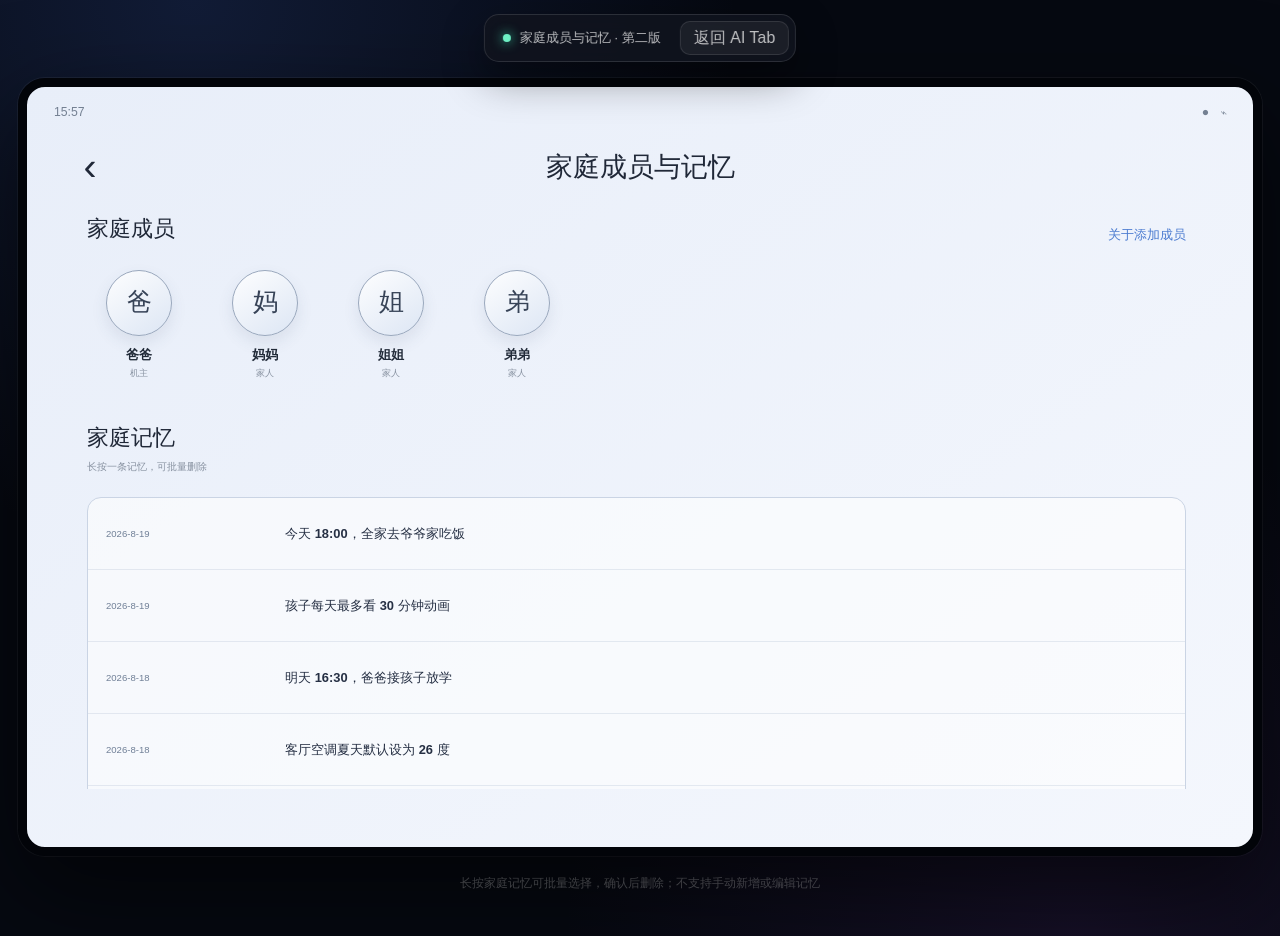
<file: v2/ai-tab/family/index.html>
<!DOCTYPE html><html lang="zh-CN"><head><meta charSet="utf-8"/><meta name="viewport" content="width=device-width, initial-scale=1"/><link rel="stylesheet" href="/v2/_next/static/css/11327eb7f1ce15a7.css" data-precedence="next"/><link rel="stylesheet" href="/v2/_next/static/css/f9c8ca065b6a3b50.css" data-precedence="next"/><link rel="preload" as="script" fetchPriority="low" href="/v2/_next/static/chunks/webpack-67ad089961168e61.js"/><script src="/v2/_next/static/chunks/aeb861af-b11e8b5823088ed3.js" async=""></script><script src="/v2/_next/static/chunks/890-f601e355860a7d0b.js" async=""></script><script src="/v2/_next/static/chunks/main-app-de2a3a8e8c1f1e58.js" async=""></script><script src="/v2/_next/static/chunks/app/ai-tab/family/page-fb72020cb94e3a3b.js" async=""></script><title>超级小爱 Demo · 第二版</title><meta name="description" content="有屏音箱新手引导与 AI Tab 首页交互原型"/><script src="/v2/_next/static/chunks/polyfills-42372ed130431b0a.js" noModule=""></script></head><body><div hidden=""><!--$--><!--/$--></div><main class="xai-page"><div class="xai-review-bar" aria-label="家庭成员与记忆演示控制"><div class="xai-review-title"><span></span>家庭成员与记忆 · 第二版</div><button>返回 AI Tab</button></div><section class="xai-device xai-sub-device"><div class="xai-status"><span>15:57</span><span>●　⌁</span></div><section class="xai-sub-page"><header class="xai-sub-header"><button aria-label="返回">‹</button><h1>家庭成员与记忆</h1><span></span></header><div class="xai-family-page-content"><section><div class="xai-section-title"><div><h2>家庭成员</h2></div><button>关于添加成员</button></div><div class="xai-member-list"><div class="xai-member-unit"><i class="xai-member-avatar">爸</i><b>爸爸</b><small>机主</small></div><div class="xai-member-unit"><i class="xai-member-avatar">妈</i><b>妈妈</b><small>家人</small></div><div class="xai-member-unit"><i class="xai-member-avatar">姐</i><b>姐姐</b><small>家人</small></div><div class="xai-member-unit"><i class="xai-member-avatar">弟</i><b>弟弟</b><small>家人</small></div></div></section><section class="xai-family-memory-section"><div class="xai-section-title"><div><h2>家庭记忆</h2><p>长按一条记忆，可批量删除</p></div></div><div class="xai-memory-timeline"><button type="button" class="xai-memory-row" aria-label="今天 18:00，全家去爷爷家吃饭，2026-8-19，长按选择"><time>2026-8-19</time><span class="xai-memory-row-content">今天 18:00，全家去爷爷家吃饭</span></button><button type="button" class="xai-memory-row" aria-label="孩子每天最多看 30 分钟动画，2026-8-19，长按选择"><time>2026-8-19</time><span class="xai-memory-row-content">孩子每天最多看 30 分钟动画</span></button><button type="button" class="xai-memory-row" aria-label="明天 16:30，爸爸接孩子放学，2026-8-18，长按选择"><time>2026-8-18</time><span class="xai-memory-row-content">明天 16:30，爸爸接孩子放学</span></button><button type="button" class="xai-memory-row" aria-label="客厅空调夏天默认设为 26 度，2026-8-18，长按选择"><time>2026-8-18</time><span class="xai-memory-row-content">客厅空调夏天默认设为 26 度</span></button><button type="button" class="xai-memory-row" aria-label="周六 10:00，采购水果和牛奶，2026-8-17，长按选择"><time>2026-8-17</time><span class="xai-memory-row-content">周六 10:00，采购水果和牛奶</span></button><button type="button" class="xai-memory-row" aria-label="物业电话：12345678，2026-8-15，长按选择"><time>2026-8-15</time><span class="xai-memory-row-content">物业电话：12345678</span></button><button type="button" class="xai-memory-row" aria-label="周日 12:00，全家一起吃午饭，2026-8-12，长按选择"><time>2026-8-12</time><span class="xai-memory-row-content">周日 12:00，全家一起吃午饭</span></button></div><dialog class="xai-memory-confirm" aria-labelledby="memory-delete-title" aria-describedby="memory-delete-description"><h2 id="memory-delete-title">确认删除所选家庭记忆？</h2><p id="memory-delete-description">将删除已选择的 <!-- -->0<!-- --> 条记忆，首页最近记忆也会同步更新。</p><div><button autofocus="">取消</button><button class="xai-memory-delete" disabled="">确认删除</button></div></dialog></section></div></section></section><p class="xai-tip">长按家庭记忆可批量选择，确认后删除；不支持手动新增或编辑记忆</p></main><!--$--><!--/$--><script src="/v2/_next/static/chunks/webpack-67ad089961168e61.js" id="_R_" async=""></script><script>(self.__next_f=self.__next_f||[]).push([0])</script><script>self.__next_f.push([1,"1:\"$Sreact.fragment\"\n2:I[1715,[],\"\"]\n3:I[7407,[],\"\"]\n4:I[7454,[],\"ClientPageRoot\"]\n5:I[5,[\"192\",\"static/chunks/app/ai-tab/family/page-fb72020cb94e3a3b.js\"],\"default\"]\n8:I[9002,[],\"OutletBoundary\"]\n9:\"$Sreact.suspense\"\nc:I[9002,[],\"ViewportBoundary\"]\ne:I[9002,[],\"MetadataBoundary\"]\n10:I[4249,[],\"default\",1]\n:HL[\"/v2/_next/static/css/11327eb7f1ce15a7.css\",\"style\"]\n:HL[\"/v2/_next/static/css/f9c8ca065b6a3b50.css\",\"style\"]\n"])</script><script>self.__next_f.push([1,"0:{\"P\":null,\"c\":[\"\",\"ai-tab\",\"family\",\"\"],\"q\":\"\",\"i\":false,\"f\":[[[\"\",{\"children\":[\"ai-tab\",{\"children\":[\"family\",{\"children\":[\"__PAGE__\",{}]}]}]},\"$undefined\",\"$undefined\",16],[[\"$\",\"$1\",\"c\",{\"children\":[[[\"$\",\"link\",\"0\",{\"rel\":\"stylesheet\",\"href\":\"/v2/_next/static/css/11327eb7f1ce15a7.css\",\"precedence\":\"next\",\"crossOrigin\":\"$undefined\",\"nonce\":\"$undefined\"}]],[\"$\",\"html\",null,{\"lang\":\"zh-CN\",\"children\":[\"$\",\"body\",null,{\"children\":[\"$\",\"$L2\",null,{\"parallelRouterKey\":\"children\",\"error\":\"$undefined\",\"errorStyles\":\"$undefined\",\"errorScripts\":\"$undefined\",\"template\":[\"$\",\"$L3\",null,{}],\"templateStyles\":\"$undefined\",\"templateScripts\":\"$undefined\",\"notFound\":[[[\"$\",\"title\",null,{\"children\":\"404: This page could not be found.\"}],[\"$\",\"div\",null,{\"style\":{\"fontFamily\":\"system-ui,\\\"Segoe UI\\\",Roboto,Helvetica,Arial,sans-serif,\\\"Apple Color Emoji\\\",\\\"Segoe UI Emoji\\\"\",\"height\":\"100vh\",\"textAlign\":\"center\",\"display\":\"flex\",\"flexDirection\":\"column\",\"alignItems\":\"center\",\"justifyContent\":\"center\"},\"children\":[\"$\",\"div\",null,{\"children\":[[\"$\",\"style\",null,{\"dangerouslySetInnerHTML\":{\"__html\":\"body{color:#000;background:#fff;margin:0}.next-error-h1{border-right:1px solid rgba(0,0,0,.3)}@media (prefers-color-scheme:dark){body{color:#fff;background:#000}.next-error-h1{border-right:1px solid rgba(255,255,255,.3)}}\"}}],[\"$\",\"h1\",null,{\"className\":\"next-error-h1\",\"style\":{\"display\":\"inline-block\",\"margin\":\"0 20px 0 0\",\"padding\":\"0 23px 0 0\",\"fontSize\":24,\"fontWeight\":500,\"verticalAlign\":\"top\",\"lineHeight\":\"49px\"},\"children\":404}],[\"$\",\"div\",null,{\"style\":{\"display\":\"inline-block\"},\"children\":[\"$\",\"h2\",null,{\"style\":{\"fontSize\":14,\"fontWeight\":400,\"lineHeight\":\"49px\",\"margin\":0},\"children\":\"This page could not be found.\"}]}]]}]}]],[]],\"forbidden\":\"$undefined\",\"unauthorized\":\"$undefined\"}]}]}]]}],{\"children\":[[\"$\",\"$1\",\"c\",{\"children\":[null,[\"$\",\"$L2\",null,{\"parallelRouterKey\":\"children\",\"error\":\"$undefined\",\"errorStyles\":\"$undefined\",\"errorScripts\":\"$undefined\",\"template\":[\"$\",\"$L3\",null,{}],\"templateStyles\":\"$undefined\",\"templateScripts\":\"$undefined\",\"notFound\":\"$undefined\",\"forbidden\":\"$undefined\",\"unauthorized\":\"$undefined\"}]]}],{\"children\":[[\"$\",\"$1\",\"c\",{\"children\":[null,[\"$\",\"$L2\",null,{\"parallelRouterKey\":\"children\",\"error\":\"$undefined\",\"errorStyles\":\"$undefined\",\"errorScripts\":\"$undefined\",\"template\":[\"$\",\"$L3\",null,{}],\"templateStyles\":\"$undefined\",\"templateScripts\":\"$undefined\",\"notFound\":\"$undefined\",\"forbidden\":\"$undefined\",\"unauthorized\":\"$undefined\"}]]}],{\"children\":[[\"$\",\"$1\",\"c\",{\"children\":[[\"$\",\"$L4\",null,{\"Component\":\"$5\",\"serverProvidedParams\":{\"searchParams\":{},\"params\":{},\"promises\":[\"$@6\",\"$@7\"]}}],[[\"$\",\"link\",\"0\",{\"rel\":\"stylesheet\",\"href\":\"/v2/_next/static/css/f9c8ca065b6a3b50.css\",\"precedence\":\"next\",\"crossOrigin\":\"$undefined\",\"nonce\":\"$undefined\"}]],[\"$\",\"$L8\",null,{\"children\":[\"$\",\"$9\",null,{\"name\":\"Next.MetadataOutlet\",\"children\":\"$@a\"}]}]]}],{},null,false,null]},null,false,\"$@b\"]},null,false,\"$@b\"]},null,false,null],[\"$\",\"$1\",\"h\",{\"children\":[null,[\"$\",\"$Lc\",null,{\"children\":\"$Ld\"}],[\"$\",\"div\",null,{\"hidden\":true,\"children\":[\"$\",\"$Le\",null,{\"children\":[\"$\",\"$9\",null,{\"name\":\"Next.Metadata\",\"children\":\"$Lf\"}]}]}],null]}],false]],\"m\":\"$undefined\",\"G\":[\"$10\",[]],\"S\":true,\"h\":null,\"s\":\"$undefined\",\"l\":\"$undefined\",\"p\":\"$undefined\",\"d\":\"$undefined\",\"b\":\"2YLoUWx6_ouudfFLsL917\"}\n"])</script><script>self.__next_f.push([1,"11:[]\nb:\"$W11\"\n6:{}\n7:\"$0:f:0:1:1:children:1:children:1:children:0:props:children:0:props:serverProvidedParams:params\"\n"])</script><script>self.__next_f.push([1,"d:[[\"$\",\"meta\",\"0\",{\"charSet\":\"utf-8\"}],[\"$\",\"meta\",\"1\",{\"name\":\"viewport\",\"content\":\"width=device-width, initial-scale=1\"}]]\n"])</script><script>self.__next_f.push([1,"a:null\nf:[[\"$\",\"title\",\"0\",{\"children\":\"超级小爱 Demo · 第二版\"}],[\"$\",\"meta\",\"1\",{\"name\":\"description\",\"content\":\"有屏音箱新手引导与 AI Tab 首页交互原型\"}]]\n"])</script></body></html>
</file>
<file: v2/_next/static/css/f9c8ca065b6a3b50.css>
.xai-family-memory-section{position:relative}.xai-memory-row{width:100%;min-height:72px;padding:14px 18px;display:grid;grid-template-columns:minmax(92px,15%) 1fr auto;align-items:center;gap:20px;border:0;border-bottom:1px solid #8194b22e;color:#263044;background:transparent;text-align:left;font:inherit;cursor:pointer;touch-action:pan-y;user-select:none;-webkit-user-select:none;-webkit-touch-callout:none}.xai-memory-row:last-child{border-bottom:0}.xai-memory-row:hover{background:#edf3fc}.xai-memory-row.is-selected{background:#e5efff}.xai-memory-row-content{font-size:clamp(9px,1.05cqw,13px);font-weight:550;line-height:1.5;overflow-wrap:anywhere}.xai-memory-checkbox{width:24px;height:24px;display:grid;place-items:center;border:1.5px solid #aabbd5;border-radius:50%;background:#fff;color:#fff;font-size:16px}.is-selected .xai-memory-checkbox{background:#477de8;border-color:#477de8}.xai-memory-selection-bar{position:sticky;bottom:0;z-index:2;display:flex;align-items:center;gap:16px;padding:12px 16px;margin-top:12px;border:1px solid #c4d2e9;border-radius:14px;background:#f8faff;box-shadow:0 -4px 18px #2438570d}.xai-memory-selection-bar>span{flex:1;color:#738199;font-size:13px}.xai-memory-confirm button,.xai-memory-selection-bar button{min-height:40px;padding:8px 20px;border:1px solid #c4d2e9;border-radius:24px;font:inherit;font-size:14px;color:#3b5f93;background:#edf3ff;cursor:pointer}button.xai-memory-delete{color:#fff;background:#d94c56;border-color:#d94c56}button.xai-memory-delete:disabled{opacity:.4;cursor:default}.xai-memory-confirm button:focus-visible,.xai-memory-row:focus-visible,.xai-memory-selection-bar button:focus-visible{outline:2px solid #477de8;outline-offset:-3px}.xai-family-memory-empty{margin-top:20px;padding:40px 24px;border:1px solid #cad4e4;border-radius:14px;text-align:center;background:#ffffff94}.xai-family-memory-empty p,.xai-memory-notice{color:#738199;font-size:13px;line-height:1.6}.xai-memory-confirm{position:fixed;inset:0;margin:auto;width:min(460px,85vw);height:fit-content;max-height:calc(100vh - 40px);overflow:auto;padding:28px;border:1px solid #c4d2e9;border-radius:22px;color:#253550;background:#f8faff;box-shadow:0 24px 80px #0004}.xai-memory-confirm::backdrop{background:#02061099;backdrop-filter:blur(5px)}.xai-memory-confirm h2{margin:0 0 14px;font-size:21px}.xai-memory-confirm p{margin:0;color:#738199;font-size:14px;line-height:1.7}.xai-memory-confirm>div{display:flex;justify-content:flex-end;gap:12px;margin-top:28px}@media (max-width:720px){.xai-memory-row{min-height:50px;padding:8px;grid-template-columns:58px 1fr auto;gap:8px}.xai-memory-checkbox{width:22px;height:22px}.xai-memory-selection-bar{gap:8px;padding:10px}.xai-memory-selection-bar button{padding-inline:14px}}
</file>
